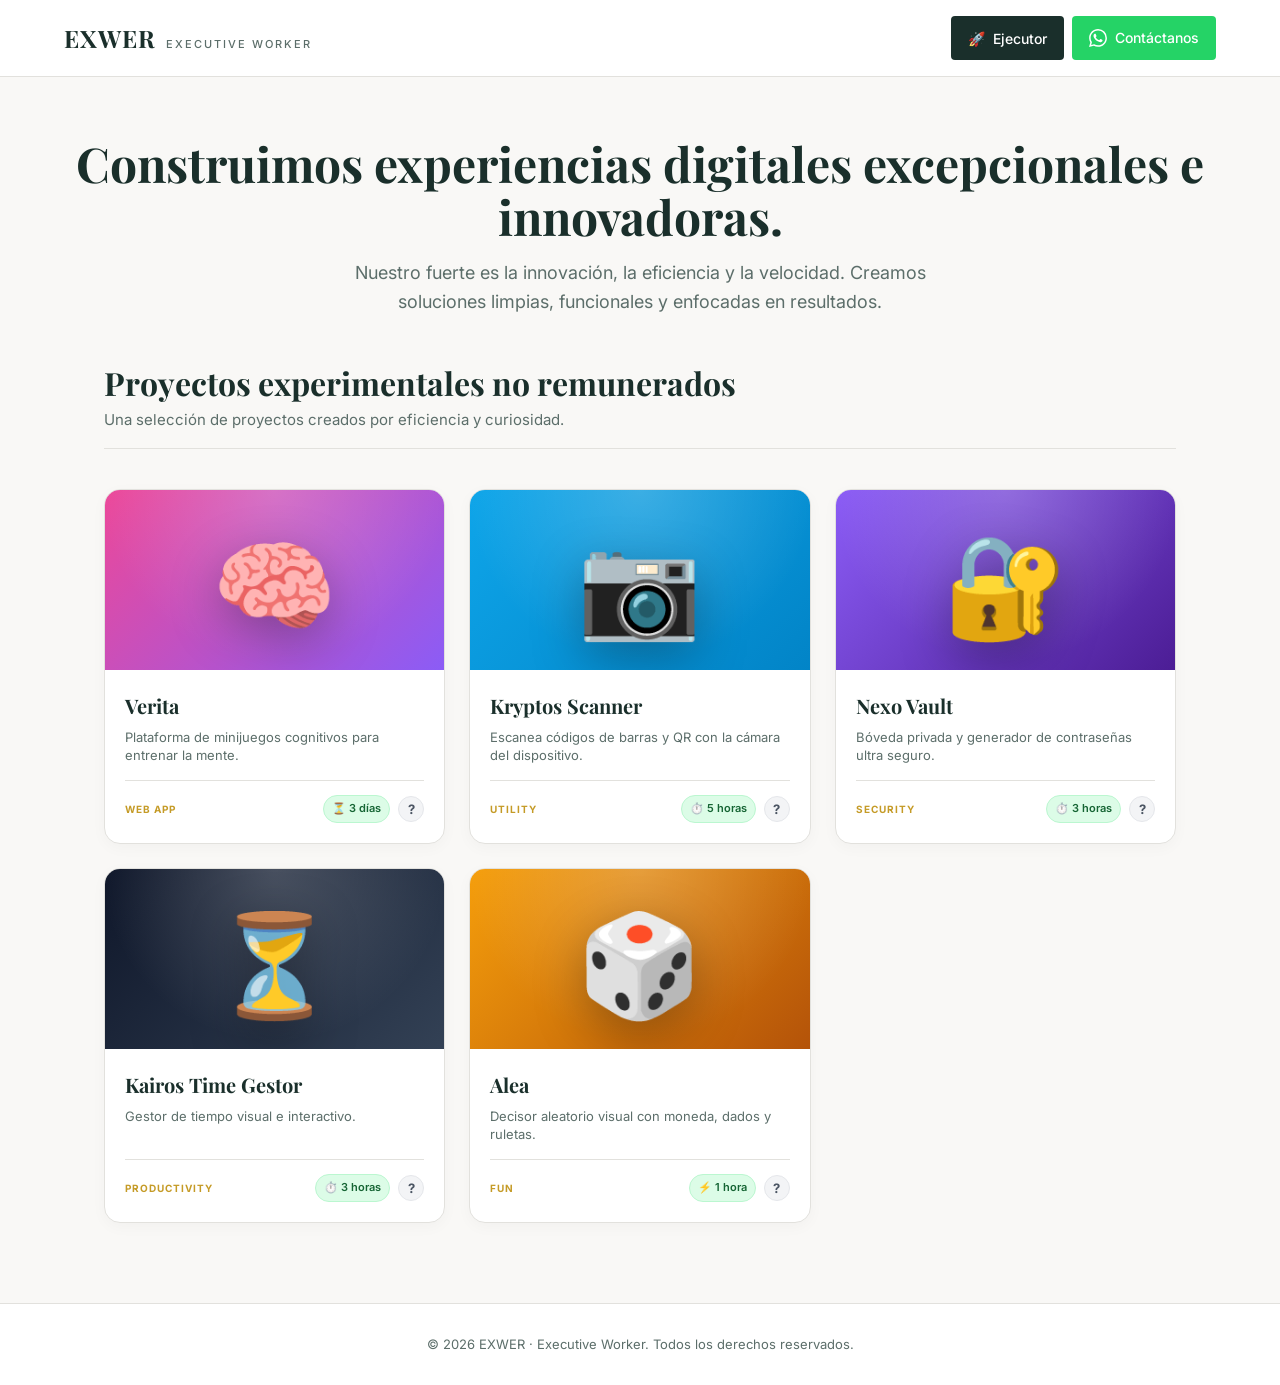
<file: index.html>
<!DOCTYPE html>
<html lang="es">

<head>
  <meta charset="UTF-8">
  <meta name="viewport" content="width=device-width, initial-scale=1.0">
  <title>EXWER · Executive Worker</title>
  <link rel="preconnect" href="https://fonts.googleapis.com">
  <link rel="preconnect" href="https://fonts.gstatic.com" crossorigin>
  <link
    href="https://fonts.googleapis.com/css2?family=Inter:wght@300;400;500;600;700&family=Playfair+Display:ital,wght@0,600;0,700;1,600&display=swap"
    rel="stylesheet">
  <style>
    :root {
      --bg: #F9F8F6;
      --surface: #FFFFFF;
      --text-main: #1A2F2B;
      --text-muted: #5C6E6A;
      --accent: #C59B27;
      --primary: #1A2F2B;
      --border: #E2E1DD;
      --wa: #25D366;
    }

    * {
      box-sizing: border-box;
      margin: 0;
      padding: 0;
    }

    body {
      font-family: 'Inter', sans-serif;
      background-color: var(--bg);
      color: var(--text-main);
      line-height: 1.6;
    }

    h1,
    h2,
    h3,
    .logo-text {
      font-family: 'Playfair Display', serif;
    }

    header {
      border-bottom: 1px solid var(--border);
      padding: 16px 5%;
      display: flex;
      justify-content: space-between;
      align-items: center;
      background: var(--surface);
      position: sticky;
      top: 0;
      z-index: 10;
    }

    .logo {
      display: flex;
      align-items: baseline;
      gap: 10px;
    }

    .logo-text {
      font-size: 24px;
      font-weight: 700;
      letter-spacing: 1px;
      color: var(--primary);
    }

    .logo-sub {
      font-family: 'Inter', sans-serif;
      font-size: 11px;
      font-weight: 500;
      color: var(--text-muted);
      letter-spacing: 2px;
      text-transform: uppercase;
    }

    .header-actions {
      display: flex;
      align-items: center;
      gap: 8px;
    }

    .btn-header {
      padding: 10px 16px;
      border-radius: 4px;
      font-weight: 500;
      font-size: 14px;
      cursor: pointer;
      font-family: inherit;
      text-decoration: none;
      display: flex;
      align-items: center;
      justify-content: center;
      gap: 8px;
      border: 1px solid transparent;
      transition: background 0.2s;
      min-height: 44px;
    }

    .btn-wa {
      background: var(--wa);
      color: #fff;
    }

    .btn-runner {
      background: var(--primary);
      color: #fff;
    }

    .hero {
      padding: 60px 5% 40px;
      text-align: center;
    }

    .hero h1 {
      font-size: 48px;
      line-height: 1.1;
      color: var(--primary);
      margin-bottom: 16px;
    }

    .hero p {
      font-size: 18px;
      color: var(--text-muted);
      max-width: 600px;
      margin: 0 auto;
    }

    main {
      max-width: 1200px;
      margin: 0 auto;
      padding: 0 5% 80px;
    }

    .section-header {
      margin-bottom: 40px;
      border-bottom: 1px solid var(--border);
      padding-bottom: 16px;
    }

    .section-title {
      font-size: 32px;
      color: var(--primary);
    }

    .section-desc {
      color: var(--text-muted);
      font-size: 15px;
    }

    .gallery {
      display: grid;
      grid-template-columns: repeat(auto-fit, minmax(260px, 1fr));
      gap: 24px;
    }

    .project-card {
      background: var(--surface);
      border: 1px solid var(--border);
      border-radius: 16px;
      overflow: hidden;
      transition: all 0.3s cubic-bezier(0.2, 0.8, 0.2, 1);
      cursor: pointer;
      text-decoration: none;
      color: inherit;
      display: flex;
      flex-direction: column;
      box-shadow: 0 4px 15px rgba(0, 0, 0, 0.03);
    }

    .project-card:hover {
      transform: translateY(-8px);
      box-shadow: 0 20px 40px rgba(0, 0, 0, 0.08);
      border-color: var(--accent);
    }

    .project-img {
      height: 180px;
      display: flex;
      align-items: center;
      justify-content: center;
      position: relative;
      overflow: hidden;
    }

    .project-img::before {
      content: '';
      position: absolute;
      inset: 0;
      background: radial-gradient(circle at 50% 0%, rgba(255, 255, 255, 0.2) 0%, transparent 70%);
    }

    .icon-wrap {
      font-size: 100px;
      line-height: 1;
      filter: drop-shadow(0 15px 25px rgba(0, 0, 0, 0.3));
      transition: transform 0.4s cubic-bezier(0.2, 0.8, 0.2, 1);
      z-index: 2;
      margin-top: 10px;
    }

    .project-card:hover .icon-wrap {
      transform: scale(1.15) rotate(5deg);
    }

    .project-info {
      padding: 20px;
      display: flex;
      flex-direction: column;
      flex: 1;
    }

    .card-title {
      font-size: 20px;
      color: var(--primary);
      margin-bottom: 6px;
    }

    .card-desc {
      color: var(--text-muted);
      font-size: 13px;
      line-height: 1.4;
      margin-bottom: 16px;
      flex: 1;
    }

    .card-footer {
      display: flex;
      justify-content: space-between;
      align-items: center;
      border-top: 1px solid var(--border);
      padding-top: 14px;
      margin-top: auto;
    }

    .project-tag {
      font-size: 10px;
      font-weight: 700;
      text-transform: uppercase;
      letter-spacing: 1px;
      color: var(--accent);
    }

    .footer-right {
      display: flex;
      align-items: center;
      gap: 8px;
    }

    .time-badge {
      display: inline-flex;
      align-items: center;
      gap: 4px;
      font-size: 11px;
      font-weight: 600;
      color: #166534;
      background: #dcfce7;
      padding: 4px 8px;
      border-radius: 20px;
      border: 1px solid #bbf7d0;
    }

    .btn-info {
      width: 26px;
      height: 26px;
      border-radius: 50%;
      background: #f3f4f6;
      border: 1px solid #e5e7eb;
      color: #4b5563;
      font-size: 13px;
      font-weight: 700;
      cursor: pointer;
      display: flex;
      align-items: center;
      justify-content: center;
      transition: all 0.2s;
      font-family: 'Inter', sans-serif;
    }

    .btn-info:hover {
      background: var(--primary);
      color: #fff;
      transform: scale(1.1);
      border-color: var(--primary);
    }

    footer {
      border-top: 1px solid var(--border);
      padding: 30px 5%;
      text-align: center;
      color: var(--text-muted);
      font-size: 13px;
      background: var(--surface);
    }

    #fullscreen-runner {
      position: fixed;
      inset: 0;
      z-index: 9999;
      background: var(--bg);
      display: none;
      flex-direction: column;
    }

    #fullscreen-runner.active {
      display: flex;
    }

    .fs-bar {
      padding: 12px 24px;
      background: rgba(255, 255, 255, 0.95);
      backdrop-filter: blur(10px);
      border-bottom: 1px solid var(--border);
      display: flex;
      justify-content: space-between;
      align-items: center;
      box-shadow: 0 4px 20px rgba(0, 0, 0, 0.04);
      z-index: 10;
    }

    .fs-bar-left {
      display: flex;
      align-items: center;
      gap: 12px;
    }

    .status-dot {
      width: 10px;
      height: 10px;
      background: var(--wa);
      border-radius: 50%;
      box-shadow: 0 0 8px var(--wa);
    }

    #file-name {
      font-family: 'Inter', sans-serif;
      font-weight: 600;
      color: var(--primary);
      font-size: 15px;
    }

    .fs-actions {
      display: flex;
      gap: 10px;
    }

    .fs-actions button {
      background: #f9fafb;
      border: 1px solid var(--border);
      padding: 8px 16px;
      border-radius: 8px;
      cursor: pointer;
      font-family: inherit;
      font-weight: 600;
      font-size: 13px;
      color: #4b5563;
      transition: all 0.2s;
    }

    .fs-actions button:hover {
      background: #f3f4f6;
      color: var(--primary);
    }

    .fs-actions button.danger {
      color: #dc2626;
      border-color: #fecaca;
      background: #fef2f2;
    }

    #preview {
      flex: 1;
      width: 100%;
      border: none;
      background: #fff;
      display: none;
    }

    .fs-body {
      flex: 1;
      display: flex;
      flex-direction: column;
      align-items: center;
      justify-content: center;
      cursor: pointer;
      background: var(--bg);
      text-align: center;
      padding: 20px;
    }

    .fs-body:hover {
      background: #f0f0f0;
    }

    .fs-body h3 {
      font-size: 24px;
      color: var(--primary);
      margin-bottom: 8px;
    }

    .fs-body p {
      color: var(--text-muted);
      font-size: 15px;
    }

    #info-modal {
      position: fixed;
      inset: 0;
      background: rgba(0, 0, 0, 0.5);
      display: none;
      align-items: center;
      justify-content: center;
      z-index: 10000;
      backdrop-filter: blur(5px);
    }

    #info-modal.active {
      display: flex;
    }

    .modal-box {
      background: var(--surface);
      padding: 32px;
      border-radius: 16px;
      max-width: 550px;
      width: 90%;
      box-shadow: 0 24px 50px rgba(0, 0, 0, 0.2);
      position: relative;
      animation: slideUp 0.3s ease;
    }

    @keyframes slideUp {
      from {
        opacity: 0;
        transform: translateY(20px);
      }

      to {
        opacity: 1;
        transform: translateY(0);
      }
    }

    .modal-box h2 {
      color: var(--primary);
      margin-bottom: 16px;
      font-size: 26px;
    }

    .modal-box p {
      color: var(--text-muted);
      font-size: 15px;
      line-height: 1.7;
      margin-bottom: 24px;
    }

    .modal-box strong {
      color: #d97706;
    }

    .modal-btn {
      background: var(--primary);
      color: #fff;
      border: none;
      padding: 12px 24px;
      border-radius: 8px;
      cursor: pointer;
      font-family: inherit;
      font-weight: 600;
      font-size: 15px;
      width: 100%;
      transition: 0.2s;
    }

    .modal-btn:hover {
      background: #2c4a45;
    }
  </style>
</head>

<body>

  <header>
    <div class="logo">
      <div class="logo-text">EXWER</div>
      <div class="logo-sub">Executive Worker</div>
    </div>
    <div class="header-actions">
      <button class="btn-header btn-runner" id="btn-open-runner" title="Ejecutor de Proyectos">
        🚀 <span>Ejecutor</span>
      </button>
      <a href="https://wa.me/573133093594?text=Hola,%20vengo%20de%20exwer%20para%20desarrollar%20mi%20idea%20de%20p%C3%A1gina:"
        target="_blank" class="btn-header btn-wa">
        <svg width="18" height="18" viewBox="0 0 24 24" fill="currentColor">
          <path
            d="M17.472 14.382c-.297-.149-1.758-.867-2.03-.967-.273-.099-.471-.148-.67.15-.197.297-.767.966-.94 1.164-.173.199-.347.223-.644.075-.297-.15-1.255-.463-2.39-1.475-.883-.788-1.48-1.761-1.653-2.059-.173-.297-.018-.458.13-.606.134-.133.298-.347.446-.52.149-.174.198-.298.298-.497.099-.198.05-.371-.025-.52-.075-.149-.669-1.612-.916-2.207-.242-.579-.487-.5-.669-.51-.173-.008-.371-.01-.57-.01-.198 0-.52.074-.792.372-.272.297-1.04 1.016-1.04 2.479 0 1.462 1.065 2.875 1.213 3.074.149.198 2.096 3.2 5.077 4.487.709.306 1.262.489 1.694.625.712.227 1.36.195 1.871.118.571-.085 1.758-.719 2.006-1.413.248-.694.248-1.289.173-1.413-.074-.124-.272-.198-.57-.347m-5.421 7.403h-.004a9.87 9.87 0 01-5.031-1.378l-.361-.214-3.741.982.998-3.648-.235-.374a9.86 9.86 0 01-1.51-5.26c.001-5.45 4.436-9.884 9.888-9.884 2.64 0 5.122 1.03 6.988 2.898a9.825 9.825 0 012.893 6.994c-.003 5.45-4.437 9.884-9.885 9.884m8.413-18.297A11.815 11.815 0 0012.05 0C5.495 0 .16 5.335.157 11.892c0 2.096.547 4.142 1.588 5.945L.057 24l6.305-1.654a11.882 11.882 0 005.683 1.448h.005c6.554 0 11.89-5.335 11.893-11.893a11.821 11.821 0 00-3.48-8.413Z" />
        </svg>
        <span>Contáctanos</span>
      </a>
    </div>
  </header>

  <section class="hero">
    <h1>Construimos experiencias digitales excepcionales e innovadoras.</h1>
    <p>Nuestro fuerte es la innovación, la eficiencia y la velocidad. Creamos soluciones limpias, funcionales y
      enfocadas en resultados.</p>
  </section>

  <main>
    <section>
      <div class="section-header">
        <h2 class="section-title">Proyectos experimentales no remunerados</h2>
        <p class="section-desc">Una selección de proyectos creados por eficiencia y curiosidad.</p>
      </div>

      <div class="gallery">

        <a class="project-card" data-name="Verita" data-url="VERITA/index.html">
          <div class="project-img" style="background: linear-gradient(135deg, #ec4899, #8b5cf6);">
            <div class="icon-wrap">🧠</div>
          </div>
          <div class="project-info">
            <h3 class="card-title">Verita</h3>
            <p class="card-desc">Plataforma de minijuegos cognitivos para entrenar la mente.</p>
            <div class="card-footer">
              <span class="project-tag">Web App</span>
              <div class="footer-right">
                <span class="time-badge">⏳ 3 días</span>
                <button class="btn-info" onclick="showInfo('verita', event)">?</button>
              </div>
            </div>
          </div>
        </a>

        <a class="project-card" data-name="Kryptos Scanner" data-url="Kryptos (Code Scanner)/index.html">
          <div class="project-img" style="background: linear-gradient(135deg, #0ea5e9, #0284c7);">
            <div class="icon-wrap">📷</div>
          </div>
          <div class="project-info">
            <h3 class="card-title">Kryptos Scanner</h3>
            <p class="card-desc">Escanea códigos de barras y QR con la cámara del dispositivo.</p>
            <div class="card-footer">
              <span class="project-tag">Utility</span>
              <div class="footer-right">
                <span class="time-badge">⏱️ 5 horas</span>
                <button class="btn-info" onclick="showInfo('kryptos', event)">?</button>
              </div>
            </div>
          </div>
        </a>

        <a class="project-card" data-name="Nexo Vault" data-url="Nexo Vault/index.html">
          <div class="project-img" style="background: linear-gradient(135deg, #8b5cf6, #4c1d95);">
            <div class="icon-wrap">🔐</div>
          </div>
          <div class="project-info">
            <h3 class="card-title">Nexo Vault</h3>
            <p class="card-desc">Bóveda privada y generador de contraseñas ultra seguro.</p>
            <div class="card-footer">
              <span class="project-tag">Security</span>
              <div class="footer-right">
                <span class="time-badge">⏱️ 3 horas</span>
                <button class="btn-info" onclick="showInfo('nexo', event)">?</button>
              </div>
            </div>
          </div>
        </a>

        <a class="project-card" data-name="Kairos Time Gestor" data-url="Kairos/index.html">
        <div class="project-img" style="background: linear-gradient(135deg, #0f172a, #334155);">
          <div class="icon-wrap">⏳</div>
        </div>
        <div class="project-info">
          <h3 class="card-title">Kairos Time Gestor</h3>
          <p class="card-desc">Gestor de tiempo visual e interactivo.</p>
          <div class="card-footer">
            <span class="project-tag">Productivity</span>
            <div class="footer-right">
              <span class="time-badge">⏱️ 3 horas</span>
              <button class="btn-info" onclick="showInfo('kairos', event)">?</button>
            </div>
          </div>
        </div>
      </a>

      <a class="project-card" data-name="Alea" data-url="Alea (seleccion aleatoria)/index.html">
          <div class="project-img" style="background: linear-gradient(135deg, #f59e0b, #b45309);">
            <div class="icon-wrap">🎲</div>
          </div>
          <div class="project-info">
            <h3 class="card-title">Alea</h3>
            <p class="card-desc">Decisor aleatorio visual con moneda, dados y ruletas.</p>
            <div class="card-footer">
              <span class="project-tag">Fun</span>
              <div class="footer-right">
                <span class="time-badge">⚡ 1 hora</span>
                <button class="btn-info" onclick="showInfo('alea', event)">?</button>
              </div>
            </div>
          </div>
        </a>

      </div>
    </section>
  </main>

  <footer>
    &copy; 2026 EXWER · Executive Worker. Todos los derechos reservados.
  </footer>

  <div id="info-modal" onclick="closeInfo(event)">
    <div class="modal-box" onclick="event.stopPropagation()">
      <h2 id="info-title">Título</h2>
      <p id="info-text">Texto...</p>
      <button class="modal-btn"
        onclick="document.getElementById('info-modal').classList.remove('active')">Cerrar</button>
    </div>
  </div>

  <div id="fullscreen-runner">
    <div class="fs-bar">
      <div class="fs-bar-left">
        <div class="status-dot"></div>
        <span id="file-name">Ningún proyecto cargado</span>
      </div>
      <div class="fs-actions">
        <button id="btn-fs-reload" style="display:none;">↻ Recargar</button>
        <button id="btn-fs-close" class="danger">✕ Cerrar</button>
      </div>
    </div>

    <div class="fs-body" id="fs-drop-zone">
      <div style="font-size: 48px; margin-bottom: 16px;">📁</div>
      <h3>Haz clic para buscar el proyecto</h3>
      <p>Selecciona la carpeta completa (debe contener un index.html)</p>
      <input type="file" id="fileInput" webkitdirectory directory multiple hidden>
    </div>

    <iframe id="preview" sandbox="allow-scripts allow-forms allow-modals allow-popups allow-same-origin"></iframe>
  </div>

  <script>
    const infoData = {
    alea: "Alea surge como conjunto de los otros proyectos de accesibilidad pero ahora a las desiciones aleatorias, teniendo varias opciones dependiendo de lo buscado (experimental no remunerado como todos)",
    kairos: "Kairos no remunerado tambien, surge como la busqueda por una manera mas rapida e interactiva para gestionar el tiempo, tareas que se puede ver como acaban de tiempo, check list para tus tareas y parte de que en la actualidad, la mayoria de los jovenes tienen problemas con su atencion debido a plataformas que les vuelven adictos, y para que kairos no sea aburrido, viene con un gestor de tiempo visual que te permite ver que tanto tiempo te queda, organizarte mas no ser un reloj aburrido sin capacidades",
    musa: "Musa es un generador de poesía interactiva. Nace de la idea de crear un espacio donde las palabras fluyan solas. Cuenta con 5 estilos tipográficos distintos y plantillas de sentimientos para crear versos únicos que se escriben frente a tus ojos.<br><br><strong>(Proyecto experimental NO remunerado)</strong>",
      verita: "Verita fue un experimento creado con bases científicas e investigadas y juegos capaces de mejorar la memoria, la memoria espacial, el tiempo de reacción y otras áreas. Juegos cortos, lo suficientemente pensados para que el usuario los juegue varias veces y se mantenga, pero NO se vuelva adicto.<br><br><strong>(Proyecto experimental NO remunerado)</strong>",
      nexo: "Nexo, al igual que los demás proyectos, surge como un experimento no remunerado en el cual se busca encriptar y guardar contraseñas con un sistema en donde el usuario es la única persona capaz de verlas. Junto con Kryptos, es capaz de tomar códigos de barras de la cámara sin necesitar miles de líneas de código, pudiendo generar contraseñas con objetos cotidianos (función Scan and Kript), ayudando a mejorar la seguridad de contraseñas mezclando tus contraseñas mentales y tu espacio del mundo real. También puede crear y almacenar contraseñas, guardarlas según su fuerza y funcionando de manera que se encriptan; con el nombre del usuario puedes saber sus datos encriptados y con su contraseña, los datos se desencriptan según la contraseña de página que tengas.<br><br><strong>(Proyecto experimental NO remunerado)</strong>",
      kryptos: "Kryptos es un experimento rápido que surge como una pregunta: ¿cómo puedo hacer un lector de código de barras y QR completamente gratuito sin problemas de seguridad o virus para las personas? Y la respuesta es Kryptos. Funciona con productos generalmente de marcas internacionales y listas virtuales gratuitas, todo completamente libre de pagos a plazos ni problemas de seguridad. Al ver que estos códigos de barras funcionaban para tener códigos reales de números en tu dispositivo, se crea la función Scan and Kript, en donde escaneas un objeto del mundo real con su código y al juntarlo con tu contraseña aumenta drásticamente la seguridad de ella.<br><br><strong>(Proyecto experimental NO remunerado)</strong>",
      alea: "Alea es la herramienta perfecta para esos momentos en los que la indecisión gana. Olvídate de discutir quién paga la cuenta o qué película ver. Con un solo clic, Alea lanza una moneda o un dado virtual para tomar la decisión por ti. Simple, rápido y directo.<br><br><strong>(Proyecto experimental NO remunerado)</strong>"
    };

    window.showInfo = function (id, e) {
      if (e) { e.stopPropagation(); e.preventDefault(); }
      const modal = document.getElementById('info-modal');
      const title = document.getElementById('info-title');
      const text = document.getElementById('info-text');

      if (id === 'verita') title.textContent = "Proyecto Verita";
      if (id === 'nexo') title.textContent = "Proyecto Nexo Vault";
      if (id === 'kryptos') title.textContent = "Proyecto Kryptos";
      if (id === 'alea') title.textContent = "Proyecto Alea";

      text.innerHTML = infoData[id];
      modal.classList.add('active');
    };

    window.closeInfo = function (e) {
      if (e.target.id === 'info-modal') {
        document.getElementById('info-modal').classList.remove('active');
      }
    };

    const btnOpenRunner = document.getElementById('btn-open-runner');
    const fsRunner = document.getElementById('fullscreen-runner');
    const fsDropZone = document.getElementById('fs-drop-zone');
    const fileInput = document.getElementById('fileInput');
    const btnFsReload = document.getElementById('btn-fs-reload');
    const btnFsClose = document.getElementById('btn-fs-close');
    const preview = document.getElementById('preview');
    const fileNameDisplay = document.getElementById('file-name');

    btnOpenRunner.addEventListener('click', () => {
      fsRunner.classList.add('active');
      if (!preview.src || preview.src === 'about:blank' || preview.src.includes('index.html')) {
        fsDropZone.style.display = 'flex';
        preview.style.display = 'none';
        fileNameDisplay.textContent = 'Esperando proyecto...';
        btnFsReload.style.display = 'none';
      }
    });

    document.querySelectorAll('.project-card').forEach(card => {
      card.addEventListener('click', function (e) {
        if (e.target.classList.contains('btn-info')) return;
        e.preventDefault();
        const url = this.getAttribute('data-url');
        const name = this.getAttribute('data-name');

        fsRunner.classList.add('active');
        fsDropZone.style.display = 'none';
        preview.style.display = 'block';
        fileNameDisplay.textContent = 'Ejecutando: ' + name;

        // LA SOLUCIÓN: Cargar directamente la URL nativa
        preview.src = url;
        btnFsReload.style.display = 'inline-block';
      });
    });

    btnFsClose.addEventListener('click', () => {
      fsRunner.classList.remove('active');
      preview.style.display = 'none';
      preview.removeAttribute('srcdoc');
      preview.src = 'about:blank';
      fsDropZone.style.display = 'flex';
      fileNameDisplay.textContent = 'Ningún proyecto cargado';
      btnFsReload.style.display = 'none';
      fileInput.value = '';
    });

    btnFsReload.addEventListener('click', () => {
      preview.src = preview.src;
    });

    fsDropZone.addEventListener('click', () => fileInput.click());
    fileInput.addEventListener('change', (e) => processFiles(Array.from(e.target.files)));

    async function processFiles(files) {
      if (!files.length) return;

      let filesMap = {};
      let mainHtml = null;

      for (const file of files) {
        let path = file.webkitRelativePath || file.name;
        path = path.replace(/^[^/]+\//, '');
        path = path.replace(/\\/g, '/');
        filesMap[path] = file;

        if (file.name === 'index.html' && (!mainHtml || path.split('/').length < mainHtml.split('/').length)) {
          mainHtml = path;
        }
      }

      if (!mainHtml) {
        alert('No se encontró ningún archivo index.html en la carpeta seleccionada.');
        return;
      }

      fileNameDisplay.textContent = 'Cargando: ' + mainHtml;
      fsDropZone.style.display = 'none';
      preview.style.display = 'block';
      preview.srcdoc = '<div style="display:flex;align-items:center;justify-content:center;height:100vh;font-family:sans-serif;color:#666;">Empaquetando y ejecutando...</div>';

      try {
        const htmlText = await filesMap[mainHtml].text();
        const parser = new DOMParser();
        const doc = parser.parseFromString(htmlText, 'text/html');
        const basePath = mainHtml.substring(0, mainHtml.lastIndexOf('/') + 1);

        function cleanUrl(url) { return url.split('?')[0].split('#')[0]; }
        function findFile(url) {
          let clean = cleanUrl(url).replace(/^\.\//, '');
          let targetPath = basePath + clean;
          if (filesMap[targetPath]) return filesMap[targetPath];
          let filename = clean.split('/').pop();
          for (let key in filesMap) if (key.endsWith(filename)) return filesMap[key];
          return null;
        }

        const mockScript = doc.createElement('script');
        mockScript.textContent = `
        (function() {
          var _data = {};
          var mock = {
            getItem: function(k) { return _data[k] || null; },
            setItem: function(k, v) { _data[k] = String(v); },
            removeItem: function(k) { delete _data[k]; },
            clear: function() { _data = {}; }
          };
          try {
            Object.defineProperty(window, 'localStorage', { value: mock, configurable: true, writable: true });
            Object.defineProperty(window, 'sessionStorage', { value: mock, configurable: true, writable: true });
          } catch(e) {}
        })();
      `.replace(/<\/script>/g, '<\\/script>');
        doc.head.insertBefore(mockScript, doc.head.firstChild);

        const links = doc.querySelectorAll('link[rel="stylesheet"]');
        for (const link of links) {
          const href = link.getAttribute('href');
          if (!href || href.startsWith('http') || href.startsWith('//')) continue;
          const file = findFile(href);
          if (file) {
            const style = doc.createElement('style');
            style.textContent = (await file.text()).replace(/<\/style>/g, '<\\/style>');
            link.parentNode.replaceChild(style, link);
          }
        }

        const scripts = doc.querySelectorAll('script[src]');
        for (const oldScript of scripts) {
          const src = oldScript.getAttribute('src');
          if (!src || src.startsWith('http') || src.startsWith('//')) continue;
          const file = findFile(src);
          if (file) {
            const newScript = doc.createElement('script');
            newScript.textContent = (await file.text()).replace(/<\/script>/g, '<\\/script>');
            if (oldScript.hasAttribute('type')) newScript.setAttribute('type', oldScript.getAttribute('type'));
            oldScript.parentNode.replaceChild(newScript, oldScript);
          }
        }

        preview.srcdoc = '<!DOCTYPE html>\n' + doc.documentElement.outerHTML;
        fileNameDisplay.textContent = 'Ejecutando: ' + mainHtml;

      } catch (err) {
        alert('Error al procesar el proyecto: ' + err.message);
      }
    }
  </script>
</body>

</html>
</file>
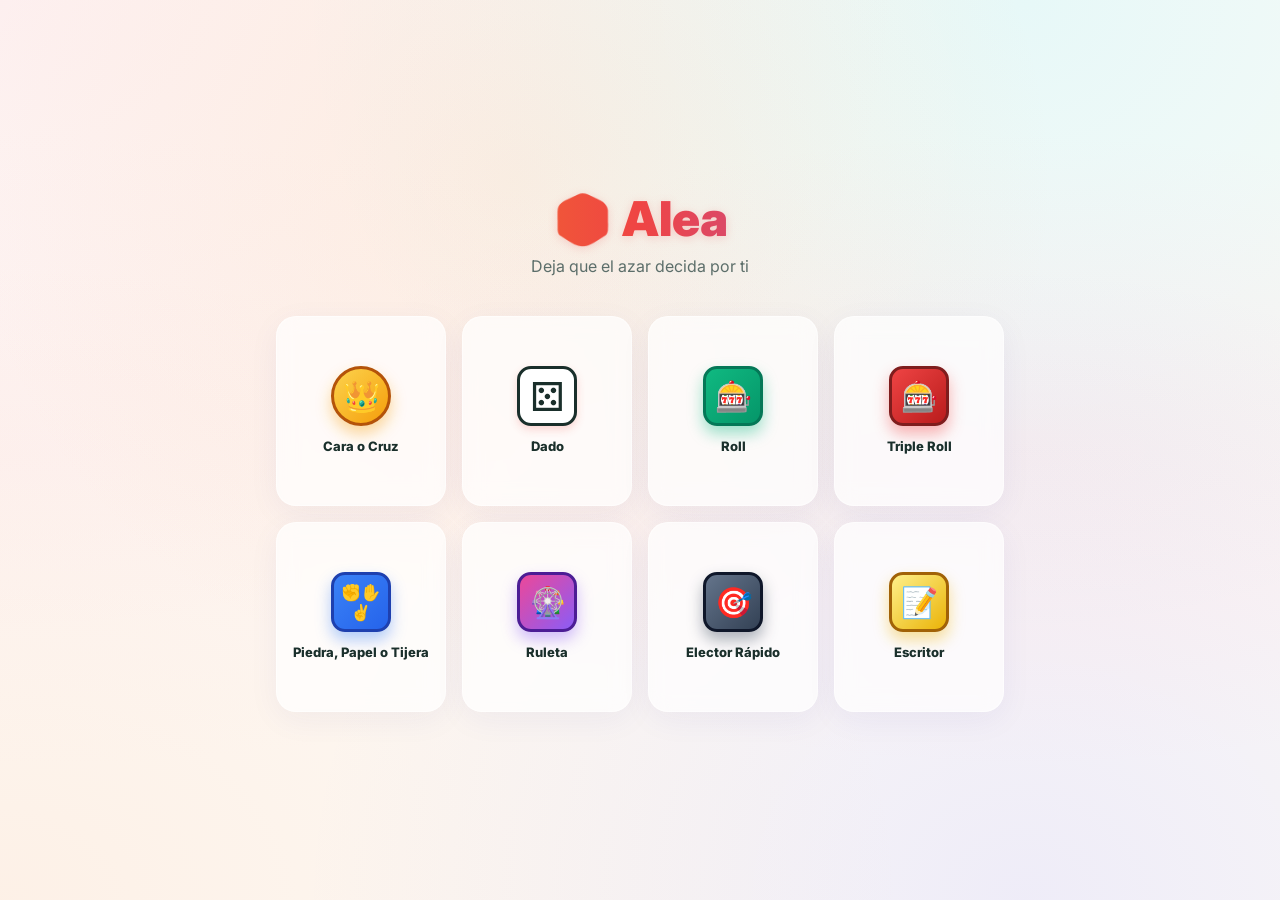
<file: Alea (seleccion aleatoria)/index.html>
<!DOCTYPE html>
<html lang="es">
<head>
<meta charset="UTF-8">
<meta name="viewport" content="width=device-width, initial-scale=1.0">
<title>Alea · Decisor Aleatorio</title>
<link href="https://fonts.googleapis.com/css2?family=Inter:ital,wght@0,400;0,800;1,900&family=Caveat:wght@700&family=Playfair+Display:ital@0;1&family=Courier+Prime:wght@400;700&family=Gloria+Hallelujah&family=Dancing+Script:wght@700&display=swap" rel="stylesheet">
<style>
  :root {
    --bg: #F9F8F6; --surface: #FFFFFF; --primary: #f59e0b;
    --text: #1A2F2B; --text-muted: #5C6E6A; --border: #E2E1DD;
  }
  * { box-sizing: border-box; margin: 0; padding: 0; font-family: 'Inter', sans-serif; user-select: none; -webkit-user-select: none; }
  textarea, input { user-select: text; -webkit-user-select: text; }
  
  body {
    background-color: #FDFBF7; color: var(--text); min-height: 100vh;
    display: flex; flex-direction: column; align-items: center; justify-content: center;
    background-image: 
      radial-gradient(at 40% 20%, hsla(28,100%,74%,0.15) 0px, transparent 50%),
      radial-gradient(at 80% 0%, hsla(189,100%,56%,0.1) 0px, transparent 50%),
      radial-gradient(at 0% 50%, hsla(355,100%,93%,0.2) 0px, transparent 50%),
      radial-gradient(at 80% 50%, hsla(340,100%,76%,0.1) 0px, transparent 50%),
      radial-gradient(at 0% 100%, hsla(22,100%,77%,0.15) 0px, transparent 50%),
      radial-gradient(at 80% 100%, hsla(242,100%,70%,0.1) 0px, transparent 50%),
      radial-gradient(at 0% 0%, hsla(343,100%,76%,0.1) 0px, transparent 50%);
    background-attachment: fixed;
  }

  .menu-container { text-align: center; padding: 20px; animation: fadeIn 0.4s ease; }
  .menu-container h1 { 
    font-size: 48px; margin-bottom: 8px; font-weight: 900;
    background: linear-gradient(to right, #f59e0b, #ef4444, #8b5cf6);
    -webkit-background-clip: text; -webkit-text-fill-color: transparent;
    filter: drop-shadow(0 2px 5px rgba(239,68,68,0.2));
  }
  .menu-container p { color: var(--text-muted); font-size: 16px; margin-bottom: 40px; }
  
  .options { display: flex; gap: 16px; justify-content: center; flex-wrap: wrap; max-width: 900px; align-items: center; }
  
  .card-opt {
    background: rgba(255, 255, 255, 0.7); backdrop-filter: blur(10px); -webkit-backdrop-filter: blur(10px);
    border: 1px solid rgba(255, 255, 255, 0.5); border-radius: 20px;
    width: 170px; height: 190px; cursor: pointer; transition: 0.3s;
    box-shadow: 0 8px 32px 0 rgba(31, 38, 135, 0.05);
    display: flex; flex-direction: column; align-items: center; justify-content: center; padding: 15px;
  }
  .icon-box { width: 75px; height: 75px; font-size: 40px; margin-bottom: 15px; }
  .card-opt h2 { font-size: 15px; }
  .card-opt:hover { transform: translateY(-8px); box-shadow: 0 15px 35px rgba(31, 38, 135, 0.1); border-color: rgba(255, 255, 255, 0.8); background: rgba(255, 255, 255, 0.9); }
  
  .icon-box { width: 60px; height: 60px; margin-bottom: 12px; display: flex; align-items: center; justify-content: center; flex-shrink: 0; }
  .icon-coin { background: linear-gradient(135deg, #fcd34d, #f59e0b); border-radius: 50%; border: 3px solid #b45309; font-size: 30px; box-shadow: 0 8px 15px rgba(245, 158, 11, 0.4); }
  .icon-dice { background: #fff; border-radius: 14px; border: 3px solid var(--text); font-size: 40px; box-shadow: 0 4px 8px rgba(239, 68, 68, 0.2); color: var(--text); }
  .icon-roll { background: linear-gradient(135deg, #10b981, #059669); border-radius: 14px; border: 3px solid #047857; font-size: 30px; box-shadow: 0 8px 15px rgba(16, 185, 129, 0.4); color: white; }
  .icon-triple { background: linear-gradient(135deg, #ef4444, #b91c1c); border-radius: 14px; border: 3px solid #7f1d1d; font-size: 30px; box-shadow: 0 8px 15px rgba(239, 68, 68, 0.4); color: white; }
  .icon-rps { background: linear-gradient(135deg, #3b82f6, #2563eb); border-radius: 14px; border: 3px solid #1e40af; box-shadow: 0 8px 15px rgba(59, 130, 246, 0.4); font-size: 16px; gap: 1px; color: white; }
  .icon-wheel { background: linear-gradient(135deg, #ec4899, #8b5cf6); border-radius: 14px; border: 3px solid #4c1d95; font-size: 30px; box-shadow: 0 8px 15px rgba(139, 92, 246, 0.4); color: white; }
  .icon-writer { background: linear-gradient(135deg, #64748b, #334155); border-radius: 14px; border: 3px solid #0f172a; font-size: 30px; box-shadow: 0 8px 15px rgba(51, 65, 85, 0.4); color: white; }
  .card-opt h2 { font-size: 13px; color: var(--text); margin: 0; line-height: 1.25; text-align: center; font-weight: 800; }

  #overlay {
    position: fixed; inset: 0; background: rgba(15, 23, 42, 0.6); backdrop-filter: blur(8px);
    display: none; align-items: center; justify-content: center; z-index: 1000;
  }
  #overlay.active { display: flex; }
  
  .game-window {
    background: rgba(255, 255, 255, 0.85); backdrop-filter: blur(20px); -webkit-backdrop-filter: blur(20px);
    width: 95%; max-width: 800px; min-height: 550px; border-radius: 32px;
    padding: 40px; text-align: center; position: relative;
    box-shadow: 0 30px 60px -12px rgba(0,0,0,0.25), inset 0 1px 0 rgba(255,255,255,0.8); 
    border: 1px solid rgba(255, 255, 255, 0.6);
    display: flex; flex-direction: column; justify-content: space-between;
    animation: popIn 0.4s cubic-bezier(0.2, 0.8, 0.2, 1);
  }
  @keyframes popIn { from { transform: scale(0.8); opacity: 0; } to { transform: scale(1); opacity: 1; } }
  
  #close-btn { position: absolute; top: 24px; right: 28px; background: transparent; border: none; font-size: 32px; font-weight: bold; color: var(--text-muted); cursor: pointer; transition: 0.2s; line-height: 1; }
  #close-btn:hover { color: #ef4444; transform: scale(1.2); }

  #game-title { font-size: 32px; color: var(--text); font-weight: 800; margin-bottom: 20px; }

  .display-area { flex: 1; display: flex; flex-direction: column; align-items: center; justify-content: center; margin-bottom: 20px; perspective: 1000px; position: relative; width: 100%; }

  .coin { width: 200px; height: 200px; border-radius: 50%; background: linear-gradient(135deg, #fcd34d, #f59e0b); border: 8px solid #b45309; display: flex; align-items: center; justify-content: center; font-size: 90px; line-height: 1; box-shadow: 0 15px 35px rgba(245, 158, 11, 0.4), inset 0 -5px 15px rgba(0,0,0,0.1); }
  .dice { width: 200px; height: 200px; background: #fff; border-radius: 32px; border: 8px solid var(--text); display: flex; align-items: center; justify-content: center; font-size: 260px; line-height: 0; color: var(--text); box-shadow: 0 15px 35px rgba(239, 68, 68, 0.6), inset 0 -8px 20px rgba(0,0,0,0.05); overflow: hidden; }

  .roll-container { width: 100%; height: 180px; background: #f1f5f9; border-radius: 20px; border: 4px solid var(--text); position: relative; overflow: hidden; display: flex; align-items: center; }
  .roll-pointer { position: absolute; top: -4px; bottom: -4px; left: 50%; transform: translateX(-50%); width: 6px; background: #ef4444; z-index: 10; border-radius: 3px; box-shadow: 0 0 10px rgba(239, 68, 68, 0.5); }
  .roll-pointer::after { content: '▼'; position: absolute; top: -25px; left: 50%; transform: translateX(-50%); color: #ef4444; font-size: 24px; }
  .roll-track { display: flex; gap: 12px; padding: 0 12px; position: absolute; left: 0; top: 50%; transform: translateY(-50%); transition: transform 4s cubic-bezier(0.1, 0.8, 0.2, 1); will-change: transform; }
  .roll-item { width: 110px; height: 110px; flex-shrink: 0; background: #fff; border: 4px solid #cbd5e1; border-radius: 16px; display: flex; align-items: center; justify-content: center; font-size: 55px; line-height: 1; box-shadow: 0 4px 10px rgba(0,0,0,0.05); }

  .slot-wrapper { position: relative; width: 100%; max-width: 400px; margin: 0 auto; }
  .slot-reels { display: flex; justify-content: center; gap: 12px; height: 294px; overflow: hidden; background: #f1f5f9; border-radius: 20px; border: 4px solid var(--text); padding: 0 12px; }
  .reel { width: 90px; height: 100%; overflow: hidden; position: relative; }
  .reel-track { display: flex; flex-direction: column; gap: 12px; position: absolute; top: 0; transition: transform 4s cubic-bezier(0.1, 0.8, 0.2, 1); will-change: transform; }
  .reel-item { width: 90px; height: 90px; flex-shrink: 0; background: #fff; border: 4px solid #cbd5e1; border-radius: 16px; display: flex; align-items: center; justify-content: center; font-size: 50px; line-height: 1; box-shadow: 0 4px 10px rgba(0,0,0,0.05); }
  .slot-pointer { position: absolute; top: 50%; left: -8px; right: -8px; height: 6px; background: #ef4444; transform: translateY(-50%); z-index: 10; border-radius: 3px; box-shadow: 0 0 10px rgba(239, 68, 68, 0.5); }
  .slot-pointer::before, .slot-pointer::after { content: '▶'; position: absolute; top: 50%; transform: translateY(-50%); color: #ef4444; font-size: 24px; }
  .slot-pointer::before { left: -26px; }
  .slot-pointer::after { right: -26px; content: '◀'; }

  .winner { border-color: #10b981 !important; background: #ecfdf5 !important; transform: scale(1.05); box-shadow: 0 0 20px rgba(16, 185, 129, 0.4) !important; transition: all 0.3s ease; }
  .seven-casino { font-family: 'Inter', sans-serif; font-weight: 900; font-style: italic; color: #ef4444; font-size: 75px; letter-spacing: -2px; -webkit-text-stroke: 3px white; paint-order: stroke fill; text-shadow: 0 5px 0 #991b1b, 0 7px 12px rgba(0,0,0,0.3); transform: skewX(-10deg); display: inline-block; line-height: 1; }
  #legend-container { display: none; justify-content: center; align-items: center; flex-wrap: wrap; gap: 6px; padding: 10px; background: #f8fafc; border-radius: 16px; border: 1px dashed #cbd5e1; margin-bottom: 20px; }
  #legend-container.active { display: flex; }
  #legend-container span { font-size: 20px; line-height: 1; }
  #legend-container .seven-legend { font-family: 'Inter', sans-serif; font-weight: 900; font-style: italic; color: #ef4444; font-size: 24px; -webkit-text-stroke: 2px white; paint-order: stroke fill; text-shadow: 0 2px 0 #991b1b; transform: skewX(-10deg); }

  .rps-wrapper { display: flex; flex-direction: column; align-items: center; gap: 20px; width: 100%; }
  .rps-machine-box { width: 160px; height: 160px; background: #f1f5f9; border: 4px solid var(--text); border-radius: 24px; display: flex; align-items: center; justify-content: center; font-size: 90px; line-height: 1; box-shadow: 0 10px 25px rgba(0,0,0,0.1); font-family: 'Segoe UI Emoji', 'Apple Color Emoji', 'Noto Color Emoji', sans-serif; }
  .rps-result { font-size: 28px; font-weight: 800; margin-top: 10px; min-height: 40px; }
  .rps-controls { display: flex; gap: 16px; justify-content: center; width: 100%; }
  .rps-btn { background: #fff; border: 3px solid #cbd5e1; border-radius: 20px; width: 110px; padding: 15px 10px; cursor: pointer; transition: 0.2s; display: flex; flex-direction: column; align-items: center; justify-content: center; gap: 6px; box-shadow: 0 4px 10px rgba(0,0,0,0.05); min-height: 130px; }
  .rps-btn:hover { border-color: var(--primary); transform: translateY(-5px); box-shadow: 0 10px 20px rgba(0,0,0,0.1); }
  .rps-btn:active { transform: translateY(0); }
  .rps-btn:disabled { opacity: 0.5; cursor: not-allowed; transform: none; box-shadow: none; }
  .rps-emoji { font-size: 48px; line-height: 1; display: inline-flex; align-items: center; justify-content: center; font-family: 'Segoe UI Emoji', 'Apple Color Emoji', 'Noto Color Emoji', sans-serif; }
  .rps-txt { font-weight: 700; color: var(--text); font-size: 14px; }

  .custom-toolbar { display: flex; justify-content: center; gap: 10px; margin-top: -10px; margin-bottom: 20px; }
  .btn-custom, .btn-reset { background: #f8fafc; border: 2px solid #cbd5e1; color: #475569; padding: 8px 16px; border-radius: 12px; font-size: 14px; font-weight: 600; cursor: pointer; transition: 0.2s; display: flex; align-items: center; gap: 6px; font-family: inherit; box-shadow: 0 2px 5px rgba(0,0,0,0.02); }
  .btn-custom:hover { background: #e0e7ff; border-color: #818cf8; color: #3730a3; }
  .btn-reset:hover { background: #fee2e2; border-color: #f87171; color: #991b1b; }
  .btn-custom:active, .btn-reset:active { transform: scale(0.95); }

  .custom-form { display: flex; flex-direction: column; gap: 12px; width: 100%; max-width: 500px; margin: 0 auto; text-align: left; }
  .custom-form textarea { width: 100%; height: 100px; padding: 12px; border: 2px solid var(--border); border-radius: 12px; font-family: inherit; font-size: 14px; resize: none; outline: none; transition: 0.2s; }
  .custom-form textarea:focus { border-color: var(--primary); }
  .btn-custom-run { background: linear-gradient(135deg, #f59e0b, #d97706); color: #fff; border: none; padding: 15px; border-radius: 12px; font-size: 16px; font-weight: 800; cursor: pointer; transition: 0.2s; text-transform: uppercase; letter-spacing: 1px; box-shadow: 0 4px 10px rgba(245, 158, 11, 0.3); }
  .btn-custom-run:hover { transform: translateY(-2px); box-shadow: 0 6px 15px rgba(245, 158, 11, 0.4); }

  .roulette-layout { display: flex; flex-direction: row; align-items: center; justify-content: space-between; gap: 30px; width: 100%; max-width: 650px; margin: 0 auto; }
  .roulette-controls { flex: 1; display: flex; flex-direction: column; gap: 15px; }
  .roulette-controls textarea { width: 100%; height: 180px; padding: 15px; border: 2px solid var(--border); border-radius: 12px; font-family: inherit; font-size: 16px; resize: none; outline: none; transition: 0.2s; }
  .roulette-controls textarea:focus { border-color: var(--primary); }
  @media (max-width: 650px) { .roulette-layout { flex-direction: column; } .roulette-controls { width: 100%; } }
  .wheel-container { position: relative; width: 280px; height: 280px; flex-shrink: 0; }
  #wheel-canvas { width: 100%; height: 100%; border-radius: 50%; box-shadow: 0 10px 25px rgba(0,0,0,0.2); transition: transform 4s cubic-bezier(0.17, 0.67, 0.1, 1); }
  .wheel-pointer { position: absolute; top: -20px; left: 50%; transform: translateX(-50%); font-size: 40px; color: #ef4444; z-index: 10; text-shadow: 0 2px 5px rgba(0,0,0,0.3); line-height: 1; }
  .wheel-center { position: absolute; top: 50%; left: 50%; transform: translate(-50%, -50%); width: 50px; height: 50px; background: #fff; border-radius: 50%; box-shadow: 0 4px 10px rgba(0,0,0,0.3); z-index: 5; border: 4px solid #cbd5e1; }

  .writer-display { font-size: 42px; font-weight: 900; color: var(--text); padding: 20px; min-height: 120px; display: flex; align-items: center; justify-content: center; text-align: center; word-break: break-word; background: #f8fafc; border-radius: 16px; border: 4px dashed #cbd5e1; width: 100%; max-width: 500px; margin-bottom: 20px; transition: 0.2s; }
  .writer-display.active { border-color: #10b981; background: #ecfdf5; color: #047857; }

  .note-paper {
    word-break: break-word;
    background: #fef08a;
    background-image: linear-gradient(90deg, transparent 40px, #fca5a5 40px, #fca5a5 42px, transparent 42px), linear-gradient(#e5e7eb 1px, transparent 1px);
    background-size: 100% 100%, 100% 2em;
    line-height: 2em;
    color: #1f2937;
    font-family: 'Comic Sans MS', 'Caveat', cursive, sans-serif;
    padding: 20px 30px 20px 60px;
    border-radius: 8px;
    border: 4px solid #facc15;
    box-shadow: 0 10px 25px rgba(0,0,0,0.15);
    min-height: 250px;
    height: auto;
    width: 100%;
    max-width: 600px;
    margin-bottom: 20px;
    display: flex; flex-wrap: wrap; align-items: center; justify-content: center; text-align: center;
    overflow-wrap: break-word;
    transform: rotate(-1deg);
    transition: all 0.3s ease;
  }

  .btn-action { width: 100%; max-width: 300px; margin: 0 auto; padding: 20px; border-radius: 20px; border: none; background: linear-gradient(135deg, #1A2F2B, #2c4a45); color: white; font-size: 20px; font-weight: 800; cursor: pointer; transition: 0.2s; box-shadow: 0 6px 0 #0f172a, 0 10px 20px rgba(0,0,0,0.2); text-transform: uppercase; letter-spacing: 2px; }
  .btn-action:hover:not(:disabled) { transform: translateY(-2px); box-shadow: 0 8px 0 #0f172a, 0 15px 25px rgba(0,0,0,0.2); }
  .btn-action:active:not(:disabled) { transform: translateY(4px); box-shadow: 0 2px 0 #0f172a, 0 5px 10px rgba(0,0,0,0.2); }
  .btn-action:disabled { background: #94a3b8; cursor: not-allowed; transform: none; box-shadow: none; }

  .sticker-coin { width: 120px; height: 120px; border-radius: 50%; background: linear-gradient(135deg, #fcd34d, #f59e0b); border: 6px solid #b45309; animation: spinCoinFast 0.3s linear infinite; }
  @keyframes spinCoinFast { 0% { transform: rotateY(0deg); } 100% { transform: rotateY(180deg); } }
  .sticker-dice { width: 120px; height: 120px; background: #fff; border-radius: 20px; border: 6px solid var(--text); animation: rollDiceFast 0.3s linear infinite; }
  @keyframes rollDiceFast { 0% { transform: rotate(0deg) scale(0.9); } 50% { transform: rotate(180deg) scale(1.1); } 100% { transform: rotate(360deg) scale(0.9); } }
  .pop { animation: popResult 0.3s cubic-bezier(0.2, 1.5, 0.4, 1); }
  @keyframes popResult { 0% { transform: scale(0.5); opacity: 0; } 100% { transform: scale(1); opacity: 1; } }
  @keyframes fadeIn { from { opacity: 0; } to { opacity: 1; } }
</style>
</head>
<body>

  <div class="menu-container">
    <h1>🎲 Alea</h1>
    <p>Deja que el azar decida por ti</p>
    
    <div class="options">
      <div class="card-opt" onclick="abrirJuego('coin')">
        <div class="icon-box icon-coin">👑</div><h2>Cara o Cruz</h2>
      </div>
      <div class="card-opt" onclick="abrirJuego('dice')">
        <div class="icon-box icon-dice">⚄</div><h2>Dado</h2>
      </div>
      <div class="card-opt" onclick="abrirJuego('roll')">
        <div class="icon-box icon-roll">🎰</div><h2>Roll</h2>
      </div>
      <div class="card-opt" onclick="abrirJuego('triple')">
        <div class="icon-box icon-triple">🎰</div><h2>Triple Roll</h2>
      </div>
      <div class="card-opt" onclick="abrirJuego('rps')">
        <div class="icon-box icon-rps">✊✋✌️</div><h2>Piedra, Papel o Tijera</h2>
      </div>
      <div class="card-opt" onclick="abrirJuego('roulette')">
        <div class="icon-box icon-wheel">🎡</div><h2>Ruleta</h2>
      </div>
      <div class="card-opt" onclick="abrirJuego('writer')">
        <div class="icon-box icon-writer">🎯</div><h2>Elector Rápido</h2>
      </div>
      
      <div class="card-opt" onclick="abrirJuego('writer_note')">
        <div class="icon-box" style="background: linear-gradient(135deg, #fef08a, #eab308); border-radius: 14px; border: 3px solid #a16207; font-size: 30px; box-shadow: 0 8px 15px rgba(234, 179, 8, 0.4); color: white; display: flex; align-items: center; justify-content: center;">📝</div>
        <h2>Escritor</h2>
      </div>
      
    </div>
  </div>

  <canvas id="confetti-canvas" style="position: fixed; top: 0; left: 0; width: 100%; height: 100%; pointer-events: none; z-index: 9999;"></canvas>
<div id="overlay">
    <div class="game-window">
      <button id="close-btn" onclick="cerrarJuego()">×</button>
      <h2 id="game-title">Moneda</h2>
      
      <div class="custom-toolbar">
        <button class="btn-reset" onclick="abrirJuego(modoActual)">🔄 Reset</button>
      </div>

      <div class="display-area" id="display-area"></div>
      <div id="legend-container"></div>
      <button class="btn-action" id="btn-lanzar" onclick="lanzar()">¡Lanzar!</button>
    </div>
  </div>

<script>
  let modoActual = 'coin';
  let animando = false;
  let timeoutId = null;
  let intervalId = null;

  let audioCtx;
  function initAudio() {
    if (!audioCtx) audioCtx = new (window.AudioContext || window.webkitAudioContext)();
    if (audioCtx.state === 'suspended') audioCtx.resume();
  }
  
  function playSound(type) {
    initAudio();
    const osc = audioCtx.createOscillator();
    const gain = audioCtx.createGain();
    osc.connect(gain); gain.connect(audioCtx.destination);
    const now = audioCtx.currentTime;
    
    if(type === 'tick') {
      osc.type = 'sine'; osc.frequency.setValueAtTime(900, now); // Sonido más suave
      gain.gain.setValueAtTime(0.04, now); gain.gain.exponentialRampToValueAtTime(0.001, now + 0.05);
      osc.start(now); osc.stop(now + 0.05);
    } else if(type === 'win') {
      osc.type = 'triangle'; osc.frequency.setValueAtTime(523.25, now);
      osc.frequency.setValueAtTime(659.25, now + 0.1);
      osc.frequency.setValueAtTime(783.99, now + 0.2);
      gain.gain.setValueAtTime(0.1, now); gain.gain.linearRampToValueAtTime(0, now + 0.6);
      osc.start(now); osc.stop(now + 0.6);
    } else if(type === 'lose') {
      osc.type = 'sawtooth'; osc.frequency.setValueAtTime(300, now);
      osc.frequency.linearRampToValueAtTime(100, now + 0.3);
      gain.gain.setValueAtTime(0.05, now); gain.gain.linearRampToValueAtTime(0, now + 0.3);
      osc.start(now); osc.stop(now + 0.3);
    } else if(type === 'type') {
      osc.type = 'square'; osc.frequency.setValueAtTime(800, now);
      gain.gain.setValueAtTime(0.03, now); gain.gain.exponentialRampToValueAtTime(0.001, now + 0.03);
      osc.start(now); osc.stop(now + 0.03);
    }
  }

  function lanzarConfeti() {
    const canvas = document.getElementById('confetti-canvas');
    const ctx = canvas.getContext('2d');
    canvas.width = window.innerWidth; canvas.height = window.innerHeight;
    let particles = [];
    for(let i=0; i<150; i++) {
      particles.push({
        x: Math.random() * canvas.width, y: Math.random() * canvas.height - canvas.height,
        w: Math.random() * 10 + 5, h: Math.random() * 10 + 5,
        c: ['#f59e0b', '#10b981', '#ef4444', '#3b82f6', '#8b5cf6'][Math.floor(Math.random()*5)],
        vx: Math.random() * 4 - 2, vy: Math.random() * 5 + 2,
        rot: Math.random() * 360, rotSpeed: Math.random() * 10 - 5
      });
    }
    function animate() {
      ctx.clearRect(0, 0, canvas.width, canvas.height);
      let active = false;
      particles.forEach(p => {
        if(p.y < canvas.height) active = true;
        p.x += p.vx; p.y += p.vy; p.rot += p.rotSpeed;
        ctx.save(); ctx.translate(p.x, p.y); ctx.rotate(p.rot * Math.PI / 180);
        ctx.fillStyle = p.c; ctx.fillRect(-p.w/2, -p.h/2, p.w, p.h); ctx.restore();
      });
      if(active) requestAnimationFrame(animate);
    }
    animate();
  }

  const overlay = document.getElementById('overlay');
  const title = document.getElementById('game-title');
  const display = document.getElementById('display-area');
  const btnLanzar = document.getElementById('btn-lanzar');
  const legendContainer = document.getElementById('legend-container');

  const emojisData = [
    { emoji: '💎', weight: 3 }, { emoji: '🍎', weight: 12 }, { emoji: '🍋', weight: 15 },
    { emoji: '🔔', weight: 10 }, { emoji: '🍒', weight: 20 }, { emoji: '7', weight: 2 },
    { emoji: '⭐', weight: 8 }, { emoji: '🍀', weight: 5 }, { emoji: '🎁', weight: 15 }, { emoji: '🍇', weight: 10 }
  ];

  const RPS_EMOJI = { piedra: '✊', papel: '✋', tijera: '✌️' };
  const rpsOptions = ['piedra', 'papel', 'tijera'];

  function getWeightedRandom() {
    const totalWeight = emojisData.reduce((sum, item) => sum + item.weight, 0);
    let random = Math.random() * totalWeight;
    for (let i = 0; i < emojisData.length; i++) {
      if (random < emojisData[i].weight) return emojisData[i].emoji;
      random -= emojisData[i].weight;
    }
    return emojisData[0].emoji;
  }

  function abrirJuego(modo) {
    modoActual = modo;
    overlay.classList.add('active');
    
    if (document.querySelector('.custom-toolbar')) document.querySelector('.custom-toolbar').style.display = 'flex';
    
    clearTimeout(timeoutId);
    clearInterval(intervalId);
    animando = false; 

    btnLanzar.style.display = 'block';
    btnLanzar.disabled = false;
    btnLanzar.textContent = '¡Lanzar!';
    legendContainer.classList.remove('active');
    legendContainer.innerHTML = '';
    
    if(modo === 'coin') {
      title.textContent = 'Lanzar Moneda';
      display.innerHTML = '<div class="coin pop">👑</div>';
    } 
    else if(modo === 'dice') {
      title.textContent = 'Lanzar Dado';
      display.innerHTML = '<div class="dice pop">⚅</div>';
    } 
    else if(modo === 'roll') {
      title.textContent = 'Sorteo Roll';
      mostrarLeyenda();
      display.innerHTML = `<div class="roll-container" id="roll-container"><div class="roll-pointer"></div><div class="roll-track" id="roll-track"></div></div>`;
      generarRollHorizontal(getWeightedRandom());
    } 
    else if(modo === 'triple') {
      title.textContent = 'Triple Roll';
      mostrarLeyenda();
      display.innerHTML = `<div class="slot-wrapper"><div class="slot-pointer"></div><div class="slot-reels"><div class="reel"><div class="reel-track" id="track-0"></div></div><div class="reel"><div class="reel-track" id="track-1"></div></div><div class="reel"><div class="reel-track" id="track-2"></div></div></div></div>`;
      generarRollVertical([getWeightedRandom(), getWeightedRandom(), getWeightedRandom()]);
    }
    else if(modo === 'roulette') {
      title.textContent = 'Ruleta de la Suerte';
      btnLanzar.style.display = 'none';
      display.innerHTML = `
        <div class="roulette-layout">
          <div class="roulette-controls">
            <textarea id="roulette-options" placeholder="Escribe opciones separadas por coma...">Paco, Maria, Pedro, Ana, Luis</textarea>
            <button class="btn-custom-run" onclick="girarRuleta()">¡Girar Ruleta!</button>
            <div id="roulette-result" style="font-size: 24px; font-weight: 900; color: #10b981; min-height: 40px; margin-top: 10px; text-align: center; text-transform: uppercase;"></div>
          </div>
          <div class="wheel-container">
            <div class="wheel-pointer">▼</div>
            <canvas id="wheel-canvas" width="280" height="280"></canvas>
            <div class="wheel-center"></div>
          </div>
        </div>
      `;
      dibujarRuleta();
    }
    else if(modo === 'writer') {
      title.textContent = 'Elector Rápido';
      btnLanzar.style.display = 'none';
      display.innerHTML = `
        <div class="custom-form">
          <textarea id="writer-options" placeholder="Escribe opciones separadas por coma...">paco, maria, pedro</textarea>
          <div class="writer-display" id="writer-display">...</div>
          <button class="btn-custom-run" onclick="ejecutarEscritor()">¡Elegir Nombre!</button>
        </div>
      `;
    }
    else if(modo === 'writer_note') {
      title.textContent = 'Escritor';
      btnLanzar.style.display = 'none';
      display.innerHTML = `
        <div class="custom-form">
          <textarea id="note-options" placeholder="Escribe opciones separadas por coma...">paco, maria, pedro</textarea>
          <div id="note-display" class="note-paper"></div>
          <button class="btn-custom-run" onclick="ejecutarEscritorNota()">¡Escribir Ganador!</button>
        </div>
      `;
    }
    else if(modo === 'rps') {
      title.textContent = 'Piedra, Papel o Tijera';
      btnLanzar.style.display = 'none'; 
      display.innerHTML = `
        <div class="rps-wrapper">
          <div class="rps-machine-box" id="rps-machine">${RPS_EMOJI.piedra}</div>
          <div class="rps-result" id="rps-result">Elige una opción</div>
          <div class="rps-controls" id="rps-controls">
            <button class="rps-btn" onclick="jugarRPS('piedra')"><span class="rps-emoji">${RPS_EMOJI.piedra}</span><span class="rps-txt">Piedra</span></button>
            <button class="rps-btn" onclick="jugarRPS('papel')"><span class="rps-emoji">${RPS_EMOJI.papel}</span><span class="rps-txt">Papel</span></button>
            <button class="rps-btn" onclick="jugarRPS('tijera')"><span class="rps-emoji">${RPS_EMOJI.tijera}</span><span class="rps-txt">Tijera</span></button>
          </div>
        </div>
      `;
    }
  }

  function cerrarJuego() {
    overlay.classList.remove('active');
    clearTimeout(timeoutId);
    clearInterval(intervalId);
    animando = false;
  }

  function mostrarLeyenda() {
    legendContainer.innerHTML = emojisData.map(item => {
      if(item.emoji === '7') return `<span class="seven-legend">7</span>`;
      return `<span>${item.emoji}</span>`;
    }).join('');
    legendContainer.classList.add('active');
  }

  function generarRollHorizontal(ganador) {
    const track = document.getElementById('roll-track');
    if(!track) return;
    track.style.transition = 'none';
    track.style.transform = 'translateY(-50%) translateX(0)';
    track.innerHTML = '';
    for(let i = 0; i < 30; i++) {
      let emoji = (i === 25) ? ganador : getWeightedRandom();
      const div = document.createElement('div');
      div.className = 'roll-item';
      if(emoji === '7') div.innerHTML = '<span class="seven-casino">7</span>';
      else div.textContent = emoji;
      if(i === 25) div.id = 'winner-roll'; 
      track.appendChild(div);
    }
  }

  function generarRollVertical(ganadores) {
    for(let r = 0; r < 3; r++) {
      const track = document.getElementById(`track-${r}`);
      if(!track) continue;
      track.style.transition = 'none';
      track.style.transform = 'translateY(0)';
      track.innerHTML = '';
      for(let i = 0; i < 30; i++) {
        let emoji = (i === 25) ? ganadores[r] : getWeightedRandom();
        const div = document.createElement('div');
        div.className = 'reel-item';
        if(emoji === '7') div.innerHTML = '<span class="seven-casino">7</span>';
        else div.textContent = emoji;
        if(i === 25) div.classList.add('winner-target');
        track.appendChild(div);
      }
    }
  }

  function lanzar() {
    if(animando) return;
    animando = true;
    btnLanzar.disabled = true;
    btnLanzar.textContent = 'Lanzando...';

    if(modoActual === 'coin') {
      display.innerHTML = '<div class="sticker-coin"></div>';
      playSound('tick');
      timeoutId = setTimeout(() => {
        const res = Math.random() < 0.5 ? '👑' : '🦅';
        display.innerHTML = `<div class="coin pop">${res}</div>`;
        playSound('win'); lanzarConfeti();
        finalizarAnimacion();
      }, 500);
    } 
    else if(modoActual === 'dice') {
      display.innerHTML = '<div class="sticker-dice"></div>';
      playSound('tick');
      timeoutId = setTimeout(() => {
        const dados = ['⚀', '⚁', '⚂', '⚃', '⚄', '⚅'];
        const res = dados[Math.floor(Math.random() * 6)];
        display.innerHTML = `<div class="dice pop">${res}</div>`;
        playSound('win'); lanzarConfeti();
        finalizarAnimacion();
      }, 500);
    }
    else if(modoActual === 'roll') {
      const ganador = getWeightedRandom();
      generarRollHorizontal(ganador);
      const track = document.getElementById('roll-track');
      const container = document.getElementById('roll-container');
      const winnerItem = document.getElementById('winner-roll');
      void track.offsetWidth; 
      const offset = (25 * 122) - (container.offsetWidth / 2) + (110 / 2) + 12; 
      track.style.transition = 'transform 4s cubic-bezier(0.1, 0.8, 0.2, 1)';
      track.style.transform = `translateY(-50%) translateX(-${offset}px)`;
      
      let lastIndex = -1;
      let isSpinning = true;
      function trackRollSound() {
        if (!isSpinning) return;
        const tr = window.getComputedStyle(track).transform;
        let tx = 0;
        if (tr && tr !== 'none') { const m = tr.match(/matrix.*\((.+)\)/); if (m) tx = Math.abs(parseFloat(m[1].split(', ')[4])); }
        const currentIndex = Math.floor(tx / 122); 
        if (currentIndex !== lastIndex) { playSound('tick'); lastIndex = currentIndex; }
        requestAnimationFrame(trackRollSound);
      }
      requestAnimationFrame(trackRollSound);
      setTimeout(() => { isSpinning = false; }, 4000);

      timeoutId = setTimeout(() => {
        if(winnerItem) winnerItem.classList.add('winner');
        playSound('win'); lanzarConfeti();
        finalizarAnimacion();
      }, 4100); 
    }
    else if(modoActual === 'triple') {
      let g0, g1, g2;
      // 10% de probabilidad de sacar un triple
      if (Math.random() < 0.1) {
        g0 = getWeightedRandom();
        g1 = g0;
        g2 = g0;
      } else {
        g0 = getWeightedRandom();
        g1 = getWeightedRandom();
        g2 = getWeightedRandom();
      }
      generarRollVertical([g0, g1, g2]);
      for(let r=0; r<3; r++) {
        const track = document.getElementById(`track-${r}`);
        void track.offsetWidth; 
        track.style.transition = 'transform 4s cubic-bezier(0.1, 0.8, 0.2, 1)';
        track.style.transform = `translateY(-${(25 * 102) + 45 - 147}px)`;
      }
      
      let lastIndices = [-1, -1, -1];
      let isSpinning = true;
      function trackTripleSound() {
        if (!isSpinning) return;
        for (let r = 0; r < 3; r++) {
          const trackEl = document.getElementById(`track-${r}`);
          if (!trackEl) continue;
          const tr = window.getComputedStyle(trackEl).transform;
          let ty = 0;
          if (tr && tr !== 'none') { const m = tr.match(/matrix.*\((.+)\)/); if (m) ty = Math.abs(parseFloat(m[1].split(', ')[5])); }
          const currentIndex = Math.floor(ty / 102);
          if (currentIndex !== lastIndices[r]) { playSound('tick'); lastIndices[r] = currentIndex; }
        }
        requestAnimationFrame(trackTripleSound);
      }
      requestAnimationFrame(trackTripleSound);
      setTimeout(() => { isSpinning = false; }, 4000);

      timeoutId = setTimeout(() => {
        if (g0 === g1 && g1 === g2) {
          document.querySelectorAll('.winner-target').forEach(el => el.classList.add('winner'));
          playSound('win'); lanzarConfeti();
          
          // Letrero visual de ¡TRIPLE!
          const overlayMsg = document.createElement('div');
          overlayMsg.textContent = '¡TRIPLE!';
          overlayMsg.style.cssText = 'position:absolute; top:50%; left:50%; transform:translate(-50%,-50%) scale(0); font-size:70px; font-weight:900; color:#f59e0b; text-shadow: 0 4px 15px rgba(0,0,0,0.3); z-index:100; transition: transform 0.4s cubic-bezier(0.175, 0.885, 0.32, 1.275);';
          document.querySelector('.display-area').appendChild(overlayMsg);
          
          setTimeout(() => overlayMsg.style.transform = 'translate(-50%,-50%) scale(1)', 10);
          setTimeout(() => overlayMsg.style.transform = 'translate(-50%,-50%) scale(0)', 2500);
          setTimeout(() => overlayMsg.remove(), 2900);
          
        } else {
          playSound('lose');
        }
        finalizarAnimacion();
      }, 4100); 
    }
  }

  function jugarRPS(userChoice) {
    if (animando) return;
    animando = true;

    const machineBox = document.getElementById('rps-machine');
    const resultText = document.getElementById('rps-result');
    const btns = document.querySelectorAll('.rps-btn');

    btns.forEach(b => b.disabled = true);
    resultText.textContent = '...';
    resultText.style.color = 'var(--text-muted)';

    let counter = 0;
    intervalId = setInterval(() => {
      const rand = rpsOptions[Math.floor(Math.random() * 3)];
      machineBox.innerHTML = RPS_EMOJI[rand];
      machineBox.classList.add('pop');
      setTimeout(() => machineBox.classList.remove('pop'), 100);
      counter++;
      if (counter > 10) {
        clearInterval(intervalId);
        const machineChoice = rpsOptions[Math.floor(Math.random() * 3)];
        machineBox.innerHTML = RPS_EMOJI[machineChoice];
        const gana = { piedra: 'tijera', papel: 'piedra', tijera: 'papel' };
        if (userChoice === machineChoice) {
          resultText.textContent = "¡Empate! 🤝"; resultText.style.color = "#f59e0b";
          playSound('tick');
        } else if (gana[userChoice] === machineChoice) {
          resultText.textContent = "¡Ganaste! 🎉"; resultText.style.color = "#10b981";
          playSound('win'); lanzarConfeti();
        } else {
          resultText.textContent = "Perdiste 😢"; resultText.style.color = "#ef4444";
          playSound('lose');
        }
        btns.forEach(b => b.disabled = false);
        animando = false;
      }
    }, 100);
  }

  let currentRotation = 0;
  const colors = ['#ef4444', '#f59e0b', '#10b981', '#3b82f6', '#8b5cf6', '#ec4899', '#06b6d4', '#84cc16'];

  function dibujarRuleta() {
    const canvas = document.getElementById('wheel-canvas');
    if(!canvas) return;
    const ctx = canvas.getContext('2d');
    const input = document.getElementById('roulette-options').value;
    let options = input.split(/[\n,]+/).map(s => s.trim()).filter(s => s.length > 0);
    if(options.length < 2) options = ['Añade', 'Opciones'];

    const num = options.length;
    const anglePerSlice = (Math.PI * 2) / num;
    const centerX = canvas.width / 2;
    const centerY = canvas.height / 2;
    const radius = Math.min(centerX, centerY) - 10;

    ctx.clearRect(0, 0, canvas.width, canvas.height);

    for (let i = 0; i < num; i++) {
      const startAngle = i * anglePerSlice;
      const endAngle = startAngle + anglePerSlice;

      ctx.beginPath();
      ctx.moveTo(centerX, centerY);
      ctx.arc(centerX, centerY, radius, startAngle, endAngle);
      ctx.fillStyle = colors[i % colors.length];
      ctx.fill();
      ctx.strokeStyle = '#fff';
      ctx.lineWidth = 2;
      ctx.stroke();

      ctx.save();
      ctx.translate(centerX, centerY);
      ctx.rotate(startAngle + anglePerSlice / 2);
      ctx.textAlign = 'right';
      ctx.fillStyle = '#fff';
      
      let fontSize = num > 6 ? 12 : 15;
      ctx.font = `bold ${fontSize}px Inter, sans-serif`;
      ctx.shadowColor = 'rgba(0,0,0,0.5)';
      ctx.shadowBlur = 3;
      
      let text = options[i];
      if(text.length > 12) text = text.substring(0, 10) + '...';
      
      ctx.fillText(text, radius - 15, 5);
      ctx.restore();
    }
  }

  function girarRuleta() {
    if(animando) return;
    animando = true;

    const canvas = document.getElementById('wheel-canvas');
    const input = document.getElementById('roulette-options').value;
    let options = input.split(/[\n,]+/).map(s => s.trim()).filter(s => s.length > 0);
    if(options.length < 2) { alert("Escribe al menos 2 opciones."); animando = false; return; }

    dibujarRuleta();

    const spins = 5 + Math.random() * 5;
    const randomDeg = Math.random() * 360;
    const totalRotation = (spins * 360) + randomDeg;
    
    currentRotation += totalRotation;
    canvas.style.transform = `rotate(${currentRotation}deg)`;

    let lastSliceIndex = -1;
    let isSpinning = true;
    
    function trackWheelSound() {
      if (!isSpinning) return;
      const st = window.getComputedStyle(canvas);
      const tr = st.getPropertyValue("transform");
      let currentDeg = 0;
      if (tr && tr !== 'none') {
        const values = tr.split('(')[1].split(')')[0].split(',');
        const a = values[0];
        const b = values[1];
        currentDeg = Math.atan2(b, a) * (180 / Math.PI);
        if (currentDeg < 0) currentDeg += 360;
      }
      const sliceAngle = 360 / options.length;
      const pointerAngle = (270 - currentDeg + 360) % 360;
      const currentSlice = Math.floor(pointerAngle / sliceAngle);

      if (currentSlice !== lastSliceIndex) {
        if (lastSliceIndex !== -1) playSound('tick');
        lastSliceIndex = currentSlice;
      }
      requestAnimationFrame(trackWheelSound);
    }
    
    requestAnimationFrame(trackWheelSound);
    setTimeout(() => { isSpinning = false; }, 4000);

    timeoutId = setTimeout(() => {
      const normalizedRotation = currentRotation % 360;
      const sliceAngle = 360 / options.length;
      const adjustedRotation = (270 - normalizedRotation + 360) % 360;
      const winningIndex = Math.floor(adjustedRotation / sliceAngle);
      const ganador = options[winningIndex];

      playSound('win'); 
      lanzarConfeti();
      
      const resultDiv = document.getElementById('roulette-result');
      if (resultDiv) {
        resultDiv.textContent = `🎉 ¡${ganador}! 🎉`;
        resultDiv.classList.add('pop');
      }
      
      animando = false;
    }, 4000);
  }

  function ejecutarEscritor() {
    if(animando) return;
    animando = true;
    const input = document.getElementById('writer-options').value;
    const displayEl = document.getElementById('writer-display');
    let opciones = input.split(/[\n,]+/).map(s => s.trim()).filter(s => s.length > 0);

    if(opciones.length < 2) { alert("Escribe al menos 2 opciones."); animando = false; return; }

    displayEl.classList.remove('active');
    displayEl.classList.add('pop');
    setTimeout(() => displayEl.classList.remove('pop'), 300);

    let counter = 0;
    const maxIterations = 25 + Math.floor(Math.random() * 15);
    
    intervalId = setInterval(() => {
      const temp = opciones[Math.floor(Math.random() * opciones.length)];
      displayEl.textContent = temp;
      playSound('tick');
      counter++;

      if (counter >= maxIterations) {
        clearInterval(intervalId);
        const ganador = opciones[Math.floor(Math.random() * opciones.length)];
        displayEl.textContent = ganador;
        displayEl.classList.add('active', 'pop');
        playSound('win');
        lanzarConfeti();
        animando = false;
      }
    }, 60);
  }

  function ejecutarEscritorNota() {
    if(animando) return;
    animando = true;

    const input = document.getElementById('note-options').value;
    const noteEl = document.getElementById('note-display');
    let opciones = input.split(/[\n,]+/).map(s => s.trim()).filter(s => s.length > 0);

    if(opciones.length < 2) { alert("Escribe al menos 2 opciones."); animando = false; return; }

    const ganador = opciones[Math.floor(Math.random() * opciones.length)];
    noteEl.innerHTML = '';
    noteEl.style.color = '#1f2937';
    noteEl.style.transform = 'rotate(-1deg) scale(1)';
    
    // Ajuste dinámico para que el texto siempre quepa en la nota
    let fontSize = 72;
    if (ganador.length > 50) fontSize = 14;
    else if (ganador.length > 40) fontSize = 18;
    else if (ganador.length > 30) fontSize = 22;
    else if (ganador.length > 25) fontSize = 26;
    else if (ganador.length > 18) fontSize = 32;
    else if (ganador.length > 12) fontSize = 44;
    else if (ganador.length > 8) fontSize = 56;
    noteEl.style.fontSize = fontSize + 'px';

    let i = 0;
    intervalId = setInterval(() => {
      noteEl.textContent += ganador.charAt(i);
      playSound('type');
      i++;
      if(i >= ganador.length) {
        clearInterval(intervalId);
        setTimeout(() => {
          playSound('win');
          lanzarConfeti();
          noteEl.style.color = '#ef4444'; 
          noteEl.style.transform = 'rotate(1deg) scale(1.05)';
          animando = false;
        }, 600);
      }
    }, 120);
  }

  function finalizarAnimacion() {
    btnLanzar.disabled = false;
    btnLanzar.textContent = '¡Lanzar de nuevo!';
    animando = false;
  }
</script>
</body>
</html>
</file>
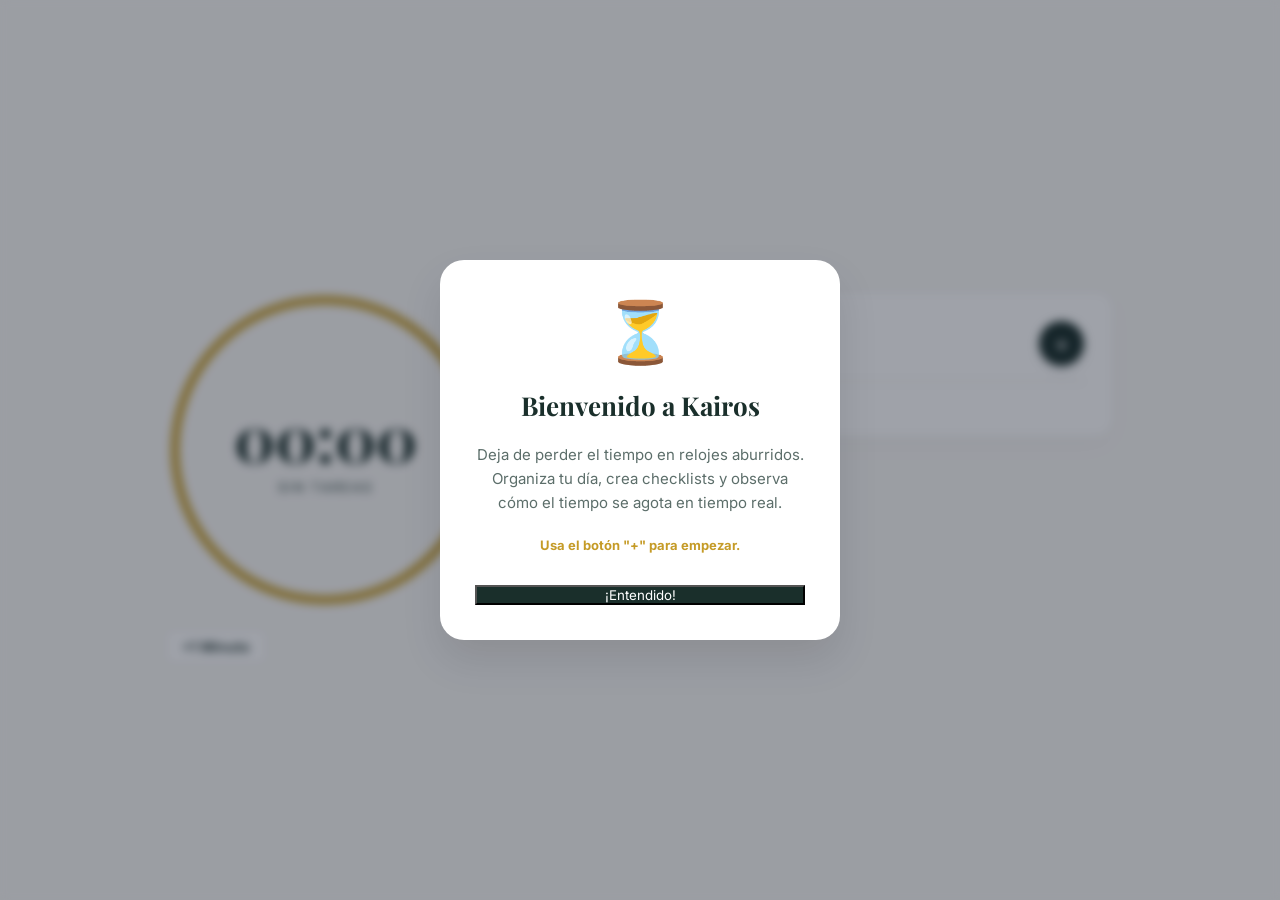
<file: Kairos/index.html>
<!DOCTYPE html>
<html lang="es">
<head>
<meta charset="UTF-8">
<meta name="viewport" content="width=device-width, initial-scale=1.0">
<title>Kairos · Time Gestor</title>
<link href="https://fonts.googleapis.com/css2?family=Inter:wght@400;500;600;800&family=Playfair+Display:ital,wght@0,700;1,700&display=swap" rel="stylesheet">
<style>
  :root {
    --bg: #F9F8F6;
    --text: #1A2F2B;
    --text-muted: #5C6E6A;
    --accent: #C59B27;
    --border: #E2E1DD;
  }
  * { box-sizing: border-box; margin: 0; padding: 0; font-family: 'Inter', sans-serif; }
  
  body {
    background-color: var(--bg);
    color: var(--text);
    height: 100vh;
    display: flex;
    align-items: center;
    justify-content: center;
    overflow: hidden;
  }

  .zen-ui {
    display: flex;
    gap: 60px;
    width: 95%;
    max-width: 950px;
    align-items: flex-start;
  }

  /* Temporizador Visual (Izquierda) */
  .zen-timer-wrapper {
    display: flex;
    flex-direction: column;
    align-items: center;
    gap: 20px;
  }
  .zen-timer {
    position: relative;
    width: 320px;
    height: 320px;
    flex-shrink: 0;
  }
  .zen-timer svg {
    transform: rotate(-90deg);
    width: 100%;
    height: 100%;
  }
  .zen-timer circle {
    fill: none;
    stroke-width: 8;
    stroke-linecap: round;
  }
  .zen-bg-circle { stroke: var(--border); }
  .zen-progress-circle {
    stroke: var(--accent);
    stroke-dasharray: 942;
    stroke-dashoffset: 0;
    transition: stroke-dashoffset 1s linear, stroke 0.3s;
  }
  .zen-time {
    position: absolute;
    inset: 0;
    display: flex;
    flex-direction: column;
    align-items: center;
    justify-content: center;
  }
  .zen-time h1 {
    font-family: 'Playfair Display', serif;
    font-size: 64px;
    font-weight: 700;
    color: var(--text);
    line-height: 1;
  }
  .zen-time p {
    color: var(--text-muted);
    font-size: 13px;
    text-transform: uppercase;
    letter-spacing: 2px;
    margin-top: 10px;
    font-weight: 600;
  }

  /* Lista de Tareas (Derecha) */
  .zen-tasks {
    flex: 1;
    background: #fff;
    border: 1px solid var(--border);
    border-radius: 20px;
    padding: 30px;
    box-shadow: 0 10px 30px rgba(0,0,0,0.02);
    max-height: 80vh;
    display: flex;
    flex-direction: column;
  }
  .tasks-header {
    display: flex;
    justify-content: space-between;
    align-items: center;
    margin-bottom: 25px;
    border-bottom: 1px solid var(--border);
    padding-bottom: 15px;
  }
  .tasks-header h2 {
    font-family: 'Playfair Display', serif;
    font-size: 28px;
  }
  .add-btn {
    width: 45px;
    height: 45px;
    border-radius: 50%;
    border: none;
    background: var(--text);
    color: #fff;
    font-size: 24px;
    cursor: pointer;
    display: flex;
    align-items: center;
    justify-content: center;
    box-shadow: 0 4px 10px rgba(0,0,0,0.1);
    transition: 0.2s;
  }
  .add-btn:hover { background: var(--accent); transform: scale(1.1); }

  .tasks-list {
    overflow-y: auto;
    display: flex;
    flex-direction: column;
    gap: 15px;
    padding-right: 5px;
  }
  .tasks-list::-webkit-scrollbar { width: 6px; }
  .tasks-list::-webkit-scrollbar-thumb { background: var(--border); border-radius: 4px; }

  .zen-task {
    display: flex;
    flex-direction: column;
    padding: 15px;
    border: 1px solid var(--border);
    border-radius: 12px;
    transition: 0.2s;
    background: #fafafa;
  }
  .zen-task:hover { border-color: var(--accent); background: #fff; }
  .zen-task.active { border: 2px solid var(--accent); background: #fff; box-shadow: 0 4px 15px rgba(197, 155, 39, 0.2); }
  
  .task-header {
    display: flex;
    align-items: center;
    justify-content: space-between;
    cursor: pointer;
    width: 100%;
    gap: 15px;
  }
  
  .zen-check {
    width: 24px;
    height: 24px;
    border: 2px solid var(--accent);
    border-radius: 50%;
    display: flex;
    align-items: center;
    justify-content: center;
    font-size: 14px;
    color: #fff;
    flex-shrink: 0;
    transition: 0.2s;
  }
  .zen-task.done .zen-check { background: var(--accent); }
  .zen-task.done .task-name { text-decoration: line-through; color: var(--text-muted); }
  
  .task-info { display: flex; flex-direction: column; gap: 4px; flex: 1; }
  .task-name { font-size: 16px; font-weight: 600; transition: 0.2s; }
  .task-desc { font-size: 13px; color: var(--text-muted); margin-top: 4px; display: block; }
  
  .btn-delete { 
    background: none; border: none; font-size: 18px; cursor: pointer; 
    opacity: 0.5; transition: 0.2s; padding: 5px; border-radius: 50%; 
  }
  .btn-delete:hover { opacity: 1; transform: scale(1.1); background: #fee2e2; }
  
  /* Mini Reloj */
  .mini-timer-container {
    position: relative;
    width: 44px;
    height: 44px;
    flex-shrink: 0;
    display: flex;
    align-items: center;
    justify-content: center;
  }
  .mini-timer-svg {
    position: absolute;
    inset: 0;
    width: 100%;
    height: 100%;
    transform: rotate(-90deg);
  }
  .mini-timer-bg { fill: none; stroke: var(--border); stroke-width: 3; }
  .mini-timer-progress { fill: none; stroke: var(--accent); stroke-width: 3; stroke-linecap: round; transition: stroke-dasharray 1s linear; }
  .mini-timer-text {
    position: relative;
    font-size: 10px;
    font-weight: 800;
    font-family: monospace;
    color: var(--text);
    z-index: 2;
  }

  /* Checklist */
  .subtasks-list { margin-top: 15px; padding-left: 39px; display: flex; flex-direction: column; gap: 8px; }
  .subtask-item { display: flex; align-items: flex-start; gap: 8px; cursor: pointer; font-size: 14px; color: var(--text); }
  .sub-check { width: 16px; height: 16px; border: 2px solid var(--border); border-radius: 4px; display: flex; align-items: center; justify-content: center; flex-shrink: 0; margin-top: 2px; transition: 0.2s; }
  .subtask-item.done .sub-check { background: var(--accent); border-color: var(--accent); color: white; }
  .subtask-item.done span { text-decoration: line-through; color: var(--text-muted); }
  
  .subtask-input {
    margin-top: 10px; width: 100%; padding: 10px; border: 1px dashed var(--accent); border-radius: 8px;
    font-size: 13px; outline: none; background: #fafafa; transition: 0.2s; font-family: inherit; color: var(--text);
  }
  .subtask-input:focus { background: #fff; border-color: var(--accent); border-style: solid; }
  .subtask-input::placeholder { color: #9ca3af; font-weight: 600; }

  /* --- MODALES Y TUTORIAL --- */
  .overlay {
    position: fixed; inset: 0; background: rgba(15, 23, 42, 0.4); backdrop-filter: blur(5px);
    display: flex; align-items: center; justify-content: center; z-index: 1000;
    opacity: 0; pointer-events: none; transition: 0.3s;
  }
  .overlay.active { opacity: 1; pointer-events: auto; }
  
  .modal-box {
    background: #fff; padding: 35px; border-radius: 24px; width: 90%; max-width: 400px;
    box-shadow: 0 20px 40px rgba(0,0,0,0.1); transform: translateY(20px); transition: 0.3s;
  }
  .overlay.active .modal-box { transform: translateY(0); }
  
  .modal-box h2 { font-family: 'Playfair Display', serif; font-size: 26px; margin-bottom: 20px; }
  
  .form-group { margin-bottom: 15px; }
  .form-group label { display: block; font-size: 13px; font-weight: 600; color: var(--text-muted); margin-bottom: 5px; }
  .form-group input {
    width: 100%; padding: 14px; border: 1px solid var(--border); border-radius: 10px;
    font-size: 15px; outline: none; transition: 0.2s; background: #fafafa;
  }
  .form-group input:focus { border-color: var(--accent); background: #fff; }
  
  .modal-actions { display: flex; gap: 10px; margin-top: 25px; }
  .modal-actions button {
    flex: 1; padding: 15px; border-radius: 10px; font-weight: 700; font-size: 15px; cursor: pointer; border: none;
  }
  .btn-cancel { background: var(--border); color: var(--text); }
  .btn-save { background: var(--text); color: #fff; }

  /* Tutorial Especial */
  .tutorial-box { text-align: center; }
  .tutorial-box .icon { font-size: 60px; margin-bottom: 20px; }
  .tutorial-box p { color: var(--text-muted); line-height: 1.6; margin-bottom: 20px; font-size: 15px; }
</style>
</head>
<body>

  <!-- APP PRINCIPAL -->
  <div class="zen-ui">
    <!-- Panel Izquierdo: Reloj -->
    <div class="zen-timer-wrapper">
      <div class="zen-timer">
        <svg viewBox="0 0 320 320">
          <circle class="zen-bg-circle" cx="160" cy="160" r="150"></circle>
          <circle class="zen-progress-circle" id="progress-circle" cx="160" cy="160" r="150"></circle>
        </svg>
        <div class="zen-time">
          <h1 id="main-time">00:00</h1>
          <p id="main-status">Sin tareas</p>
        </div>
        <div style="margin-top: 15px;">
          <button onclick="agregarMinuto()" style="padding: 8px 16px; border-radius: 8px; border: 1px solid var(--border); background: #fff; cursor: pointer; font-weight: 600; font-size: 14px; color: var(--text); transition: 0.2s;">+1 Minuto</button>
        </div>
      </div>
    </div>

    <!-- Panel Derecho: Lista de Tareas -->
    <div class="zen-tasks">
      <div class="tasks-header">
        <h2>Tus Tareas</h2>
        <button class="add-btn" onclick="abrirModal()">+</button>
      </div>
      <div class="tasks-list" id="lista-tareas">
        <!-- Tareas inyectadas por JS -->
      </div>
    </div>
  </div>

  <!-- MODAL PARA CREAR TAREA -->
  <div class="overlay" id="modal-tarea">
    <div class="modal-box">
      <h2>Nueva Tarea</h2>
      
      <div class="form-group">
        <label>Título de la tarea</label>
        <input type="text" id="tarea-nombre" placeholder="Ej. Estudiar para el examen">
      </div>

      <div class="form-group">
        <label>Descripción (Opcional)</label>
        <input type="text" id="tarea-desc" placeholder="Ej. Capítulos 1 al 3">
      </div>

      <div class="form-group">
        <label>Tiempo de la tarea (Minutos)</label>
        <input type="number" id="tarea-minutos" value="25" min="1">
      </div>

      <div class="modal-actions">
        <button class="btn-cancel" onclick="cerrarModal()">Cancelar</button>
        <button class="btn-save" onclick="guardarTarea()">Crear</button>
      </div>
    </div>
  </div>

  <!-- TUTORIAL INICIAL -->
  <div class="overlay" id="tutorial">
    <div class="modal-box tutorial-box">
      <div class="icon">⏳</div>
      <h2>Bienvenido a Kairos</h2>
      <p>Deja de perder el tiempo en relojes aburridos. Organiza tu día, crea checklists y observa cómo el tiempo se agota en tiempo real.</p>
      <p style="font-size: 13px; font-weight: bold; color: var(--accent);">Usa el botón "+" para empezar.</p>
      <button class="btn-save" style="width: 100%; margin-top: 10px;" onclick="cerrarTutorial()">¡Entendido!</button>
    </div>
  </div>

<script>
  // --- LÓGICA DEL TUTORIAL ---
  window.addEventListener('DOMContentLoaded', () => {
    if (!sessionStorage.getItem('kairos_tutorial')) {
      document.getElementById('tutorial').classList.add('active');
    }
    cargarTareas();
  });

  function cerrarTutorial() {
    sessionStorage.setItem('kairos_tutorial', 'visto');
    document.getElementById('tutorial').classList.remove('active');
  }

  // --- LÓGICA DEL MODAL ---
  function abrirModal() {
    document.getElementById('modal-tarea').classList.add('active');
  }

  function cerrarModal() {
    document.getElementById('modal-tarea').classList.remove('active');
    document.getElementById('tarea-nombre').value = '';
    document.getElementById('tarea-desc').value = '';
  }

  // --- RELOJ Y PROGRESO ---
  let timeLeft = 0;
  let maxTime = 0;
  let tareaActivaId = null;
  let tiempoAgotado = false;
  let audioCtx;

  function playEndSound() {
    if (!audioCtx) audioCtx = new (window.AudioContext || window.webkitAudioContext)();
    if (audioCtx.state === 'suspended') audioCtx.resume();
    // Suena 5 veces, con un pequeño espacio entre cada pitido
    for(let i = 0; i < 5; i++) {
      const osc = audioCtx.createOscillator();
      const gain = audioCtx.createGain();
      osc.connect(gain); gain.connect(audioCtx.destination);
      const startTime = audioCtx.currentTime + (i * 0.8);
      osc.type = 'square'; 
      osc.frequency.setValueAtTime(880, startTime);
      osc.frequency.setValueAtTime(660, startTime + 0.15);
      gain.gain.setValueAtTime(0, startTime);
      gain.gain.linearRampToValueAtTime(0.1, startTime + 0.05);
      gain.gain.linearRampToValueAtTime(0, startTime + 0.4);
      osc.start(startTime); 
      osc.stop(startTime + 0.5);
    }
  }

  function agregarMinuto() {
    if (!tareaActivaId) return;
    const tarea = tareas.find(t => t.id === tareaActivaId);
    if (tarea) {
      tarea.timeLeft += 60;
      timeLeft = tarea.timeLeft;
      tiempoAgotado = false;
      document.getElementById('main-status').innerText = tarea.nombre;
      document.getElementById('progress-circle').style.stroke = "var(--accent)";
      updateTimerUI();
      guardarEnStorage();
    }
  }

  function updateTimerUI() {
    const mins = Math.floor(timeLeft / 60);
    const secs = timeLeft % 60;
    document.getElementById('main-time').innerText = `${mins.toString().padStart(2, '0')}:${secs.toString().padStart(2, '0')}`;
    
    const circle = document.getElementById('progress-circle');
    const circumference = 2 * Math.PI * 150; // 942
    const offset = circumference - (timeLeft / maxTime) * circumference;
    circle.style.strokeDashoffset = offset;
    
    if (timeLeft <= 0 && tareaActivaId) {
      document.getElementById('main-time').innerText = "00:00";
      document.getElementById('main-status').innerText = "¡Tiempo!";
      circle.style.stroke = "#ef4444";
      if (!tiempoAgotado) {
        playEndSound();
        tiempoAgotado = true;
      }
    } else {
      tiempoAgotado = false;
    }
  }
  
  document.getElementById('progress-circle').style.strokeDasharray = 2 * Math.PI * 150;

  // --- LÓGICA DE TAREAS ---
  let tareas = [];
  try {
    const saved = JSON.parse(sessionStorage.getItem('kairos_tareas')) || [];
    tareas = saved.map(t => ({
      id: t.id || Date.now(),
      nombre: t.nombre || 'Tarea',
      descripcion: t.descripcion || '',
      minutos: t.minutos || 25,
      timeLeft: t.timeLeft || (t.minutos || 25) * 60,
      done: !!t.done,
      subtareas: t.subtareas || []
    }));
  } catch(e) { tareas = []; }

  function guardarTarea() {
    const nombre = document.getElementById('tarea-nombre').value;
    const desc = document.getElementById('tarea-desc').value;
    const minutos = parseInt(document.getElementById('tarea-minutos').value) || 25;
    
    if (!nombre.trim()) return alert("Escribe un título para la tarea");

    const nuevaTarea = {
      id: Date.now(),
      nombre: nombre,
      descripcion: desc,
      minutos: minutos,
      timeLeft: minutos * 60,
      done: false,
      subtareas: []
    };

    tareas.push(nuevaTarea);
    guardarEnStorage();
    renderizarTareas();
    cerrarModal();
    
    if(tareas.length === 1) seleccionarTarea(nuevaTarea.id);
  }

  function guardarEnStorage() {
    sessionStorage.setItem('kairos_tareas', JSON.stringify(tareas));
  }

  function renderizarTareas() {
    const lista = document.getElementById('lista-tareas');
    lista.innerHTML = '';
    
    tareas.forEach(tarea => {
      const div = document.createElement('div');
      div.className = 'zen-task' + (tarea.done ? ' done' : '') + (tarea.id === tareaActivaId ? ' active' : '');
      div.id = `tarea-${tarea.id}`;
      
      let subtasksHTML = '';
      const subs = tarea.subtareas || [];
      subs.forEach(sub => {
        subtasksHTML += `
          <div class="subtask-item ${sub.done ? 'done' : ''}" onclick="toggleSubtarea(event, ${tarea.id}, ${sub.id})">
            <div class="sub-check">${sub.done ? '✓' : ''}</div>
            <span>${sub.texto}</span>
          </div>
        `;
      });

      div.innerHTML = `
        <div class="task-header" onclick="seleccionarTarea(${tarea.id}, event)" style="display: flex; justify-content: space-between; align-items: center;">
          <div style="display: flex; align-items: center; gap: 12px; flex: 1;">
            <div class="zen-check" onclick="togglePrincipal(event, ${tarea.id})">${tarea.done ? '✓' : ''}</div>
            <div class="task-info">
              <span class="task-name">${tarea.nombre}</span>
              ${tarea.descripcion ? `<span class="task-desc">${tarea.descripcion}</span>` : ''}
            </div>
          </div>
          <div style="display: flex; align-items: center; gap: 5px;">
            <div class="mini-timer-container">
              <svg class="mini-timer-svg" viewBox="0 0 36 36">
                <circle class="mini-timer-bg" cx="18" cy="18" r="16"></circle>
                <circle class="mini-timer-progress" id="circle-${tarea.id}" cx="18" cy="18" r="16" stroke-dasharray="100, 100" stroke-dashoffset="0"></circle>
              </svg>
              <span class="mini-timer-text" id="timer-${tarea.id}">...</span>
            </div>
            <button class="btn-delete" onclick="eliminarTarea(event, ${tarea.id})" title="Eliminar tarea">🗑️</button>
          </div>
        </div>
        <div class="subtasks-list">
          ${subtasksHTML}
          <input type="text" class="subtask-input" placeholder="+ Escribe un paso y presiona Enter" onkeydown="agregarSubtarea(event, ${tarea.id})">
        </div>
      `;

      lista.appendChild(div);
    });
  }

  function eliminarTarea(event, id) {
    if(event) event.stopPropagation();
    tareas = tareas.filter(t => t.id !== id);
    guardarEnStorage();
    renderizarTareas();
    
    if (tareaActivaId === id) {
      tareaActivaId = null;
      document.getElementById('main-status').innerText = "Sin tareas";
      document.getElementById('main-time').innerText = "00:00";
      document.getElementById('progress-circle').style.strokeDashoffset = 942;
      const sig = tareas.find(t => !t.done);
      if (sig) seleccionarTarea(sig.id);
    }
  }

  function togglePrincipal(event, id) {
    if(event) event.stopPropagation();
    // Al completar, se elimina la tarea
    eliminarTarea(null, id);
  }

  function seleccionarTarea(id, event) {
    if(event) event.stopPropagation();
    const tarea = tareas.find(t => t.id === id);
    if (!tarea || tarea.done) return;

    // Quitar el borde de todas las tareas
    document.querySelectorAll('.zen-task').forEach(el => el.classList.remove('active'));
    
    // Poner el borde a la tarea seleccionada
    const elTarea = document.getElementById(`tarea-${id}`);
    if (elTarea) elTarea.classList.add('active');

    tareaActivaId = id;
    
    if (tarea.timeLeft > 0) {
      timeLeft = tarea.timeLeft;
      maxTime = tarea.minutos * 60; 
      document.getElementById('main-status').innerText = tarea.nombre;
      document.getElementById('progress-circle').style.stroke = "var(--accent)";
      updateTimerUI();
    }
  }

  function agregarSubtarea(event, tareaId) {
    if (event.key === 'Enter') {
      const input = event.target;
      const texto = input.value.trim();
      if (texto !== '') {
        const tarea = tareas.find(t => t.id === tareaId);
        if (!tarea.subtareas) tarea.subtareas = [];
        tarea.subtareas.push({ id: Date.now(), texto: texto, done: false });
        guardarEnStorage();
        renderizarTareas();
        setTimeout(() => {
          const inputs = document.querySelectorAll('.subtask-input');
          const lastInput = inputs[inputs.length - 1];
          if (lastInput) lastInput.focus();
        }, 50);
      } else {
        input.blur();
      }
    }
  }

  function toggleSubtarea(event, tareaId, subtareaId) {
    event.stopPropagation();
    const tarea = tareas.find(t => t.id === tareaId);
    const subtarea = tarea.subtareas.find(s => s.id === subtareaId);
    subtarea.done = !subtarea.done;
    guardarEnStorage();
    renderizarTareas();
  }

  // --- MOTOR DEL TIEMPO (Pausa las demás) ---
  setInterval(() => {
    if (!tareaActivaId) return;
    const tareaActiva = tareas.find(t => t.id === tareaActivaId);
    if (!tareaActiva || tareaActiva.done) return;

    if (tareaActiva.timeLeft > 0) {
      tareaActiva.timeLeft--;
      timeLeft = tareaActiva.timeLeft;
      updateTimerUI();
      guardarEnStorage(); 
    }

    // Actualizar visualmente TODOS los mini-relojes
    tareas.forEach(tarea => {
      const el = document.getElementById(`timer-${tarea.id}`);
      const circle = document.getElementById(`circle-${tarea.id}`);
      if (!el) return;

      if (tarea.timeLeft <= 0) {
        el.innerText = "0:00";
        el.classList.add('expired');
        if(circle) circle.setAttribute('stroke-dasharray', `0, 100`);
      } else {
        const mins = Math.floor(tarea.timeLeft / 60);
        const segs = tarea.timeLeft % 60;
        el.innerText = `${mins}:${segs.toString().padStart(2, '0')}`;
        el.classList.remove('expired');
        
        if(circle) {
          const totalSegs = tarea.minutos * 60;
          const porcentaje = (tarea.timeLeft / totalSegs) * 100;
          circle.setAttribute('stroke-dasharray', `${porcentaje}, 100`);
        }
      }
    });
  }, 1000);

  function cargarTareas() {
    renderizarTareas();
    if(tareas.length > 0) {
      const primeraActiva = tareas.find(t => !t.done);
      if(primeraActiva) seleccionarTarea(primeraActiva.id);
    }
  }
</script>
</body>
</html>
</file>
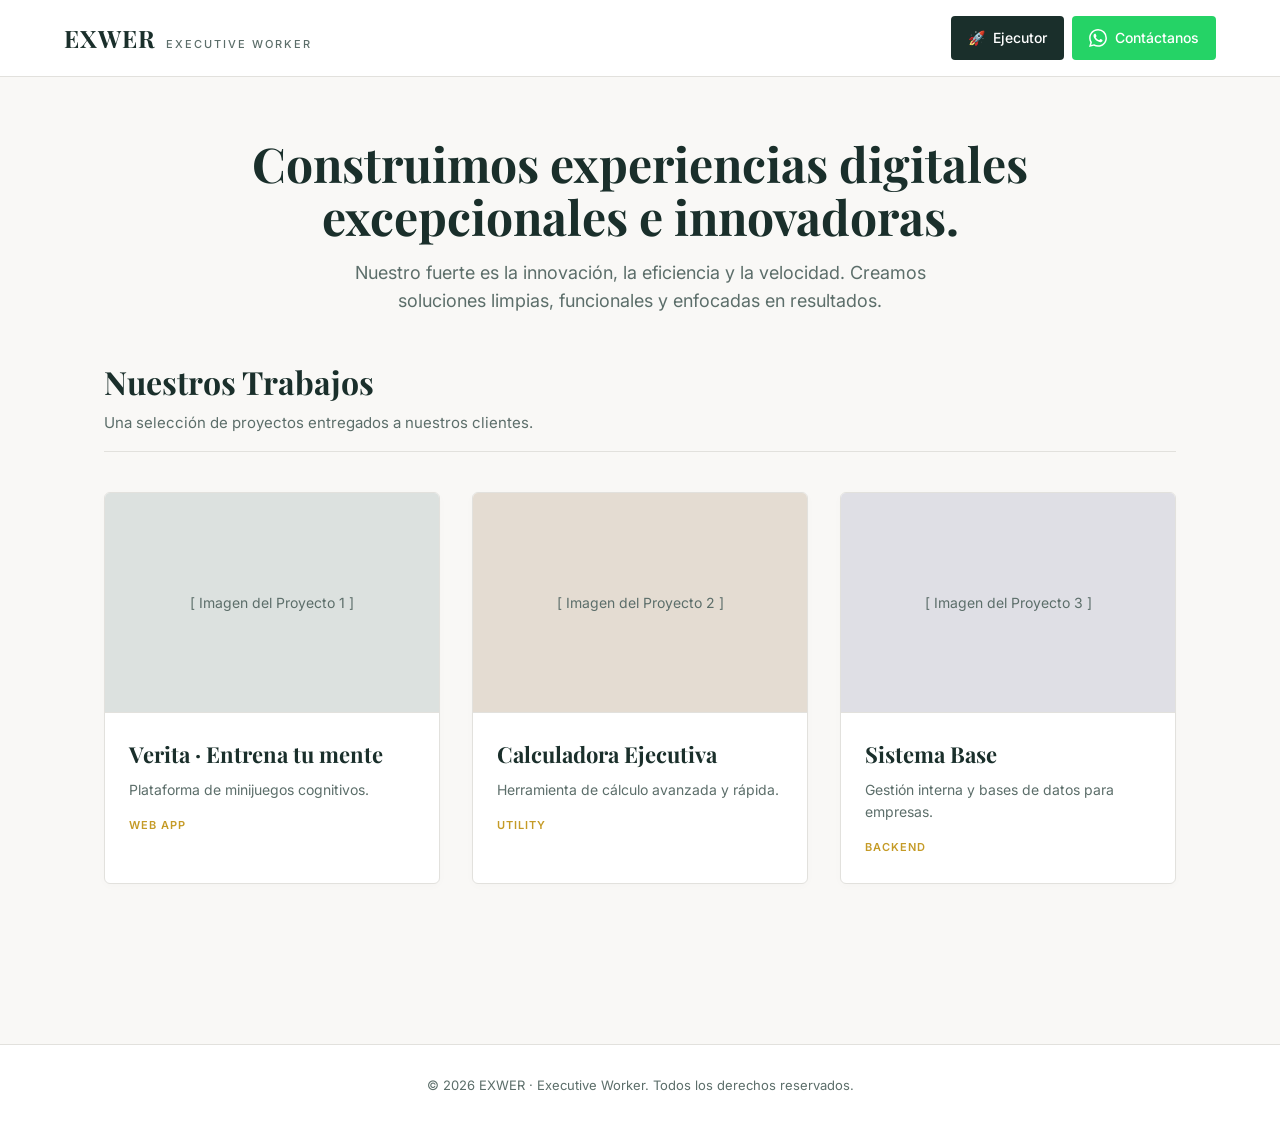
<file: Alea (seleccion aleatoria)/Workspace/index.html>
<!DOCTYPE html>
<html lang="es">
<head>
<meta charset="UTF-8">
<meta name="viewport" content="width=device-width, initial-scale=1.0">
<title>EXWER · Executive Worker</title>
<link rel="preconnect" href="https://fonts.googleapis.com">
<link rel="preconnect" href="https://fonts.gstatic.com" crossorigin>
<link href="https://fonts.googleapis.com/css2?family=Inter:wght@300;400;500;600&family=Playfair+Display:ital,wght@0,600;0,700;1,600&display=swap" rel="stylesheet">
<style>
  :root {
    --bg: #F9F8F6;
    --surface: #FFFFFF;
    --text-main: #1A2F2B;
    --text-muted: #5C6E6A;
    --accent: #C59B27;
    --primary: #1A2F2B;
    --border: #E2E1DD;
    --wa: #25D366;
  }

  * { box-sizing: border-box; margin: 0; padding: 0; }
  
  body {
    font-family: 'Inter', sans-serif;
    background-color: var(--bg);
    color: var(--text-main);
    line-height: 1.6;
    -webkit-font-smoothing: antialiased;
  }

  h1, h2, h3, .logo-text {
    font-family: 'Playfair Display', serif;
  }

  header {
    border-bottom: 1px solid var(--border);
    padding: 16px 5%;
    display: flex;
    justify-content: space-between;
    align-items: center;
    background: var(--surface);
    position: sticky;
    top: 0;
    z-index: 10;
    flex-wrap: nowrap;
    gap: 10px;
  }
  
  .logo {
    display: flex;
    align-items: baseline;
    gap: 10px;
    min-width: 0;
  }
  .logo-text {
    font-size: 24px;
    font-weight: 700;
    letter-spacing: 1px;
    color: var(--primary);
    white-space: nowrap;
  }
  .logo-sub {
    font-family: 'Inter', sans-serif;
    font-size: 11px;
    font-weight: 500;
    color: var(--text-muted);
    letter-spacing: 2px;
    text-transform: uppercase;
    white-space: nowrap;
  }
  
  .header-actions {
    display: flex;
    align-items: center;
    gap: 8px;
    flex-shrink: 0;
  }

  .btn-header {
    padding: 10px 16px;
    border-radius: 4px;
    font-weight: 500;
    font-size: 14px;
    line-height: 1.2;
    cursor: pointer;
    font-family: inherit;
    text-decoration: none;
    display: flex;
    align-items: center;
    justify-content: center;
    gap: 8px;
    border: 1px solid transparent;
    transition: background 0.2s, transform 0.1s;
    white-space: nowrap;
    min-height: 44px;
  }
  .btn-header:active { transform: scale(0.98); }

  .btn-wa { background: var(--wa); color: #fff; }
  .btn-wa:hover { background: #20b858; }

  .btn-runner { background: var(--primary); color: #fff; }
  .btn-runner:hover { background: #2c4a45; }

  .hero {
    padding: 60px 5% 40px;
    max-width: 1200px;
    margin: 0 auto;
    text-align: center;
  }
  .hero h1 {
    font-size: 48px;
    line-height: 1.1;
    color: var(--primary);
    margin-bottom: 16px;
    max-width: 800px;
    margin-inline: auto;
  }
  .hero p {
    font-size: 18px;
    color: var(--text-muted);
    max-width: 600px;
    margin-inline: auto;
  }

  main {
    max-width: 1200px;
    margin: 0 auto;
    padding: 0 5% 80px;
  }

  .section-header {
    margin-bottom: 40px;
    border-bottom: 1px solid var(--border);
    padding-bottom: 16px;
  }
  .section-title {
    font-size: 32px;
    color: var(--primary);
    margin-bottom: 4px;
  }
  .section-desc {
    color: var(--text-muted);
    font-size: 15px;
  }

  .gallery {
    display: grid;
    grid-template-columns: repeat(auto-fill, minmax(320px, 1fr));
    gap: 32px;
    margin-bottom: 80px;
  }
  .project-card {
    background: var(--surface);
    border: 1px solid var(--border);
    border-radius: 6px;
    overflow: hidden;
    transition: all 0.3s ease;
    cursor: pointer;
    box-shadow: 0 2px 10px rgba(0,0,0,0.02);
  }
  .project-card:hover {
    transform: translateY(-4px);
    box-shadow: 0 12px 24px rgba(0,0,0,0.06);
    border-color: var(--accent);
  }
  .project-img {
    width: 100%;
    height: 220px;
    background: #EDEBE6;
    display: flex;
    align-items: center;
    justify-content: center;
    color: var(--text-muted);
    font-size: 14px;
    border-bottom: 1px solid var(--border);
    position: relative;
  }
  .project-info { padding: 24px; }
  .project-info h3 { font-size: 22px; color: var(--primary); margin-bottom: 6px; }
  .project-info p { color: var(--text-muted); font-size: 14px; }
  .project-tag {
    display: inline-block;
    margin-top: 16px;
    font-size: 11px;
    font-weight: 600;
    text-transform: uppercase;
    letter-spacing: 1px;
    color: var(--accent);
  }

  footer {
    border-top: 1px solid var(--border);
    padding: 30px 5%;
    text-align: center;
    color: var(--text-muted);
    font-size: 13px;
    background: var(--surface);
  }

  /* --- Ejecutor a pantalla completa --- */
  #fullscreen-runner {
    position: fixed;
    inset: 0;
    z-index: 9999;
    background: var(--bg);
    display: none;
    flex-direction: column;
  }
  #fullscreen-runner.active { display: flex; }

  .fs-bar {
    padding: 16px 24px;
    background: var(--surface);
    border-bottom: 1px solid var(--border);
    display: flex;
    justify-content: space-between;
    align-items: center;
  }
  .fs-bar span {
    font-weight: 600;
    color: var(--primary);
    font-family: monospace;
    font-size: 14px;
  }
  .fs-actions { display: flex; gap: 12px; }
  .fs-actions button {
    background: none;
    border: 1px solid var(--border);
    padding: 8px 16px;
    border-radius: 4px;
    cursor: pointer;
    font-weight: 500;
    font-size: 14px;
    font-family: inherit;
    color: var(--text-main);
    transition: background 0.2s, border-color 0.2s;
  }
  .fs-actions button:hover { background: #f0f0f0; border-color: #ccc; }
  .fs-actions button.danger { color: #A33; border-color: #f5c6c6; }
  .fs-actions button.danger:hover { background: #fde8e8; border-color: #fca5a5; }

  .fs-body {
    flex: 1;
    display: flex;
    flex-direction: column;
    align-items: center;
    justify-content: center;
    cursor: pointer;
    background: var(--bg);
    text-align: center;
    padding: 20px;
  }
  .fs-body:hover { background: #f0f0f0; }
  .fs-body h3 { font-size: 24px; color: var(--primary); margin-bottom: 8px; }
  .fs-body p { color: var(--text-muted); font-size: 15px; }

  #preview {
    flex: 1;
    width: 100%;
    border: none;
    background: #fff;
    display: none;
  }

  @media (max-width: 768px) {
    header { padding: 12px 4%; gap: 8px; }
    .logo-text { font-size: 20px; }
    .logo-sub { display: none; }
    .btn-header { padding: 8px 12px; font-size: 13px; gap: 6px; }
    .btn-header svg { width: 16px; height: 16px; }
    .hero h1 { font-size: 32px; }
    .hero p { font-size: 15px; }
    .gallery { grid-template-columns: 1fr; gap: 20px; }
  }

  @media (max-width: 420px) {
    #btn-open-runner span { display: none; }
    .btn-wa span { display: none; }
  }
</style>
</head>
<body>

<header>
  <div class="logo">
    <div class="logo-text">EXWER</div>
    <div class="logo-sub">Executive Worker</div>
  </div>
  <div class="header-actions">
    <button class="btn-header btn-runner" id="btn-open-runner" title="Ejecutor de Proyectos">
      🚀 <span>Ejecutor</span>
    </button>
    <a href="https://wa.me/573133093594?text=Hola,%20vengo%20de%20exwer%20para%20desarrollar%20mi%20idea%20de%20p%C3%A1gina:" target="_blank" class="btn-header btn-wa">
      <svg width="18" height="18" viewBox="0 0 24 24" fill="currentColor"><path d="M17.472 14.382c-.297-.149-1.758-.867-2.03-.967-.273-.099-.471-.148-.67.15-.197.297-.767.966-.94 1.164-.173.199-.347.223-.644.075-.297-.15-1.255-.463-2.39-1.475-.883-.788-1.48-1.761-1.653-2.059-.173-.297-.018-.458.13-.606.134-.133.298-.347.446-.52.149-.174.198-.298.298-.497.099-.198.05-.371-.025-.52-.075-.149-.669-1.612-.916-2.207-.242-.579-.487-.5-.669-.51-.173-.008-.371-.01-.57-.01-.198 0-.52.074-.792.372-.272.297-1.04 1.016-1.04 2.479 0 1.462 1.065 2.875 1.213 3.074.149.198 2.096 3.2 5.077 4.487.709.306 1.262.489 1.694.625.712.227 1.36.195 1.871.118.571-.085 1.758-.719 2.006-1.413.248-.694.248-1.289.173-1.413-.074-.124-.272-.198-.57-.347m-5.421 7.403h-.004a9.87 9.87 0 01-5.031-1.378l-.361-.214-3.741.982.998-3.648-.235-.374a9.86 9.86 0 01-1.51-5.26c.001-5.45 4.436-9.884 9.888-9.884 2.64 0 5.122 1.03 6.988 2.898a9.825 9.825 0 012.893 6.994c-.003 5.45-4.437 9.884-9.885 9.884m8.413-18.297A11.815 11.815 0 0012.05 0C5.495 0 .16 5.335.157 11.892c0 2.096.547 4.142 1.588 5.945L.057 24l6.305-1.654a11.882 11.882 0 005.683 1.448h.005c6.554 0 11.89-5.335 11.893-11.893a11.821 11.821 0 00-3.48-8.413Z"/></svg>
      <span>Contáctanos</span>
    </a>
  </div>
</header>

<section class="hero">
  <h1>Construimos experiencias digitales excepcionales e innovadoras.</h1>
  <p>Nuestro fuerte es la innovación, la eficiencia y la velocidad. Creamos soluciones limpias, funcionales y enfocadas en resultados.</p>
</section>

<main>
  <section>
    <div class="section-header">
      <h2 class="section-title">Nuestros Trabajos</h2>
      <p class="section-desc">Una selección de proyectos entregados a nuestros clientes.</p>
    </div>
    
    <div class="gallery">
      <div class="project-card" onclick="alert('Enlaza aquí tu proyecto real')">
        <div class="project-img" style="background: #DCE1DF;">[ Imagen del Proyecto 1 ]</div>
        <div class="project-info">
          <h3>Verita · Entrena tu mente</h3>
          <p>Plataforma de minijuegos cognitivos.</p>
          <span class="project-tag">Web App</span>
        </div>
      </div>
      
      <div class="project-card" onclick="alert('Enlaza aquí tu proyecto real')">
        <div class="project-img" style="background: #E4DCD2;">[ Imagen del Proyecto 2 ]</div>
        <div class="project-info">
          <h3>Calculadora Ejecutiva</h3>
          <p>Herramienta de cálculo avanzada y rápida.</p>
          <span class="project-tag">Utility</span>
        </div>
      </div>

      <div class="project-card" onclick="alert('Enlaza aquí tu proyecto real')">
        <div class="project-img" style="background: #DFDFE5;">[ Imagen del Proyecto 3 ]</div>
        <div class="project-info">
          <h3>Sistema Base</h3>
          <p>Gestión interna y bases de datos para empresas.</p>
          <span class="project-tag">Backend</span>
        </div>
      </div>
    </div>
  </section>
</main>

<footer>
  &copy; 2026 EXWER · Executive Worker. Todos los derechos reservados.
</footer>

<div id="fullscreen-runner">
  <div class="fs-bar">
    <span id="file-name">Ningún proyecto cargado</span>
    <div class="fs-actions">
      <button id="btn-fs-reload" style="display:none;">↻ Recargar</button>
      <button id="btn-fs-close" class="danger">✕ Cerrar</button>
    </div>
  </div>
  
  <div class="fs-body" id="fs-drop-zone">
    <div style="font-size: 48px; margin-bottom: 16px;">📁</div>
    <h3>Haz clic para buscar el proyecto</h3>
    <p>Selecciona la carpeta completa (debe contener un index.html)</p>
    <input type="file" id="fileInput" webkitdirectory directory multiple hidden>
  </div>
  
  <iframe id="preview" sandbox="allow-scripts allow-forms allow-modals allow-popups allow-same-origin"></iframe>
</div>

<script>
  const btnOpenRunner = document.getElementById('btn-open-runner');
  const fsRunner = document.getElementById('fullscreen-runner');
  const fsDropZone = document.getElementById('fs-drop-zone');
  const fileInput = document.getElementById('fileInput');
  const btnFsReload = document.getElementById('btn-fs-reload');
  const btnFsClose = document.getElementById('btn-fs-close');
  const preview = document.getElementById('preview');
  const fileNameDisplay = document.getElementById('file-name');
  
  let currentHtmlCode = '';

  btnOpenRunner.addEventListener('click', () => {
    fsRunner.classList.add('active');
  });

  btnFsClose.addEventListener('click', () => {
    fsRunner.classList.remove('active');
    resetRunner();
  });

  btnFsReload.addEventListener('click', () => {
    if (currentHtmlCode) {
      preview.srcdoc = currentHtmlCode;
    }
  });

  fsDropZone.addEventListener('click', () => fileInput.click());
  fileInput.addEventListener('change', (e) => processFiles(Array.from(e.target.files)));

  function resetRunner() {
    preview.style.display = 'none';
    preview.srcdoc = '';
    fsDropZone.style.display = 'flex';
    fileNameDisplay.textContent = 'Ningún proyecto cargado';
    btnFsReload.style.display = 'none';
    fileInput.value = '';
    currentHtmlCode = '';
  }

  async function processFiles(files) {
    if (!files.length) return;
    
    let filesMap = {};
    let mainHtml = null;

    for (const file of files) {
      let path = file.webkitRelativePath || file.name;
      path = path.replace(/^[^/]+\//, ''); 
      path = path.replace(/\\/g, '/');
      filesMap[path] = file;
      
      if (file.name === 'index.html' && (!mainHtml || path.split('/').length < mainHtml.split('/').length)) {
        mainHtml = path;
      }
    }

    if (!mainHtml) {
      alert('No se encontró ningún archivo index.html en la carpeta seleccionada.');
      resetRunner();
      return;
    }

    fileNameDisplay.textContent = 'Cargando: ' + mainHtml;
    fsDropZone.style.display = 'none';
    preview.style.display = 'block';
    preview.srcdoc = '<div style="display:flex;align-items:center;justify-content:center;height:100vh;font-family:sans-serif;color:#666;">Empaquetando y ejecutando...</div>';

    try {
      const htmlText = await filesMap[mainHtml].text();
      const parser = new DOMParser();
      const doc = parser.parseFromString(htmlText, 'text/html');
      const basePath = mainHtml.substring(0, mainHtml.lastIndexOf('/') + 1);

      function cleanUrl(url) {
        return url.split('?')[0].split('#')[0];
      }

      function findFile(url) {
        let clean = cleanUrl(url).replace(/^\.\//, '');
        let targetPath = basePath + clean;
        if (filesMap[targetPath]) return filesMap[targetPath];
        
        let filename = clean.split('/').pop();
        for (let key in filesMap) {
          if (key.endsWith(filename)) return filesMap[key];
        }
        return null;
      }

      const mockScript = doc.createElement('script');
      mockScript.textContent = `
        (function() {
          var _data = {};
          var mock = {
            getItem: function(k) { return _data[k] || null; },
            setItem: function(k, v) { _data[k] = String(v); },
            removeItem: function(k) { delete _data[k]; },
            clear: function() { _data = {}; }
          };
          try {
            Object.defineProperty(window, 'localStorage', { value: mock, configurable: true, writable: true });
            Object.defineProperty(window, 'sessionStorage', { value: mock, configurable: true, writable: true });
          } catch(e) {}
        })();
      `.replace(/<\/script>/g, '<\\/script>');
      doc.head.insertBefore(mockScript, doc.head.firstChild);

      const links = doc.querySelectorAll('link[rel="stylesheet"]');
      for (const link of links) {
        const href = link.getAttribute('href');
        if (!href || href.startsWith('http') || href.startsWith('//')) continue;
        
        const file = findFile(href);
        if (file) {
          const cssText = await file.text();
          const style = doc.createElement('style');
          style.textContent = cssText.replace(/<\/style>/g, '<\\/style>');
          link.parentNode.replaceChild(style, link);
        }
      }

      const scripts = doc.querySelectorAll('script[src]');
      for (const oldScript of scripts) {
        const src = oldScript.getAttribute('src');
        if (!src || src.startsWith('http') || src.startsWith('//')) continue;
        
        const file = findFile(src);
        if (file) {
          const jsText = await file.text();
          const newScript = doc.createElement('script');
          newScript.textContent = jsText.replace(/<\/script>/g, '<\\/script>');
          if (oldScript.hasAttribute('type')) newScript.setAttribute('type', oldScript.getAttribute('type'));
          oldScript.parentNode.replaceChild(newScript, oldScript);
        }
      }

      const imgs = doc.querySelectorAll('img[src]');
      for (const img of imgs) {
        const src = img.getAttribute('src');
        if (!src || src.startsWith('http') || src.startsWith('data:') || src.startsWith('//')) continue;
        
        const file = findFile(src);
        if (file) {
          const base64 = await readFileAsBase64(file);
          img.setAttribute('src', base64);
        }
      }

      currentHtmlCode = '<!DOCTYPE html>\n' + doc.documentElement.outerHTML;
      
      preview.srcdoc = currentHtmlCode;
      btnFsReload.style.display = 'inline-block';
      fileNameDisplay.textContent = 'Ejecutando: ' + mainHtml;
      
    } catch (err) {
      console.error(err);
      alert('Error al procesar el proyecto: ' + err.message);
      resetRunner();
    }
  }

  function readFileAsBase64(file) {
    return new Promise((resolve) => {
      const reader = new FileReader();
      reader.onload = () => resolve(reader.result);
      reader.readAsDataURL(file);
    });
  }
</script>
</body>
</html>
</file>
